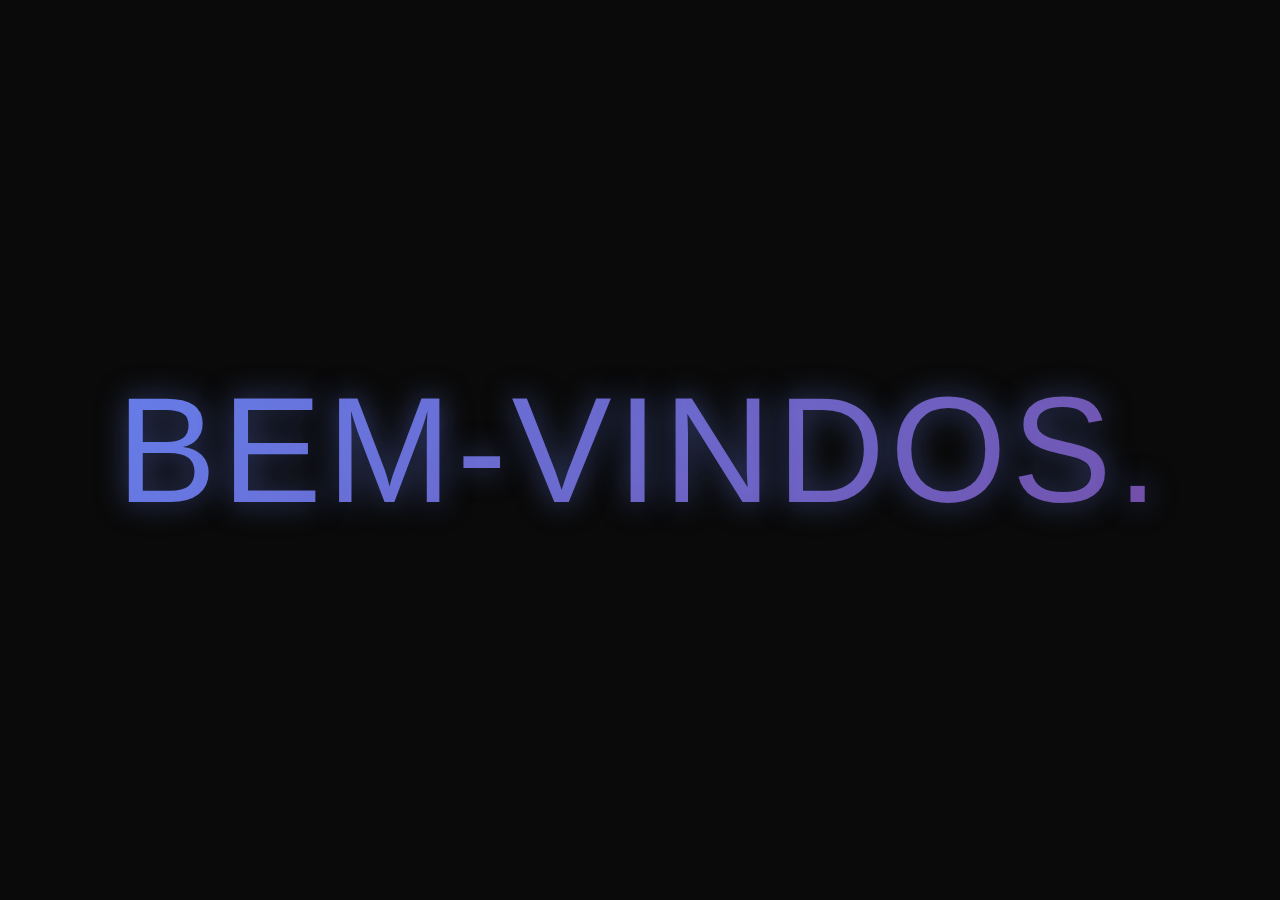
<file: index.html>
<!DOCTYPE html>
<html lang="en">

<head>
    <meta charset="UTF-8">
    <meta name="viewport" content="width=device-width, initial-scale=1.0">
    <title>Document</title>
    <link rel="stylesheet" href="styles.css">
    <link href="https://fonts.cdnfonts.com/css/dock11" rel="stylesheet">
</head>

<body>
    <div class="outer-wrapper">
        <div class="wrapper">
            <div class="slide one">
                <div class="background-text">BEM-VINDOS.</div>
            </div>
            <div class="slide two">
                <div class="card rgb" data-tilt data-tilt-scale="1.1" data-tilt-speed="3000" data-tilt-glare
                    data-tilt-max-glare="0.5">
                    <div class="card-image1"></div>
                    <div class="card-text">
                        <span class="date">Gratuito</span>
                        <h2>Guia Interativo de Responsividade</h2>
                        <p>Aprenda a criar sites responsivos com exemplos práticos e código real.</p>
                    </div>
                    <div class="card-button">
                        <a href="guia1.html" target="_blank" rel="noopener"><button>Ver mais</button></a>
                    </div>
                </div>
                <div class="card rgb" data-tilt data-tilt-scale="1.1" data-tilt-speed="3000" data-tilt-glare
                    data-tilt-max-glare="0.5">
                    <div class="card-image2"></div>
                    <div class="card-text">
                        <span class="date">Gratuito</span>
                        <h2>Guia Interativo de Animações CSS</h2>
                        <p>Aprenda a animar elementos com CSS de forma prática e visual.</p>
                    </div>
                    <div class="card-button">
                        <a href="guia2.html" target="_blank" rel="noopener"><button>Ver mais</button></a>
                    </div>
                </div>
                <div class="card rgb" data-tilt data-tilt-scale="1.1" data-tilt-speed="3000" data-tilt-glare
                    data-tilt-max-glare="0.5">
                    <div class="card-image3"></div>
                    <div class="card-text">
                        <span class="date">Gratuito</span>
                        <h2>Guia Interativo de Flexbox e Grid</h2>
                        <p>Domine layouts modernos com visualizadores interativos e controles em tempo real.</p>
                    </div>
                    <div class="card-button">
                        <a href="guia3.html" target="_blank" rel="noopener"><button>Ver mais</button></a>
                    </div>
                </div>
            </div>
            <div class="slide three">
                <div class="card rgb wide-card" data-tilt data-tilt-scale="1.1" data-tilt-speed="3000" data-tilt-glare
                    data-tilt-max-glare="0.5">
                    <div class="card-text">
                        <span class="date">Contato</span>
                        <h2>Envie uma mensagem</h2>
                        <form class="contact-form" id="contactForm">
                            <input type="text" name="name" placeholder="Seu nome" required>
                            <input type="email" name="email" placeholder="Seu email" required>
                            <textarea name="message" placeholder="Sua mensagem" rows="3" required></textarea>
                            <button type="submit">Enviar</button>
                        </form>
                        <div id="formStatus"></div>
                    </div>
                </div>
            </div>
            <script>
                document.getElementById('contactForm').addEventListener('submit', function (e) {
                    e.preventDefault();
                    // You need a backend to send emails. Example using Formspree:
                    fetch('https://formspree.io/f/xwpnqwap', {
                        method: 'POST',
                        headers: { 'Accept': 'application/json' },
                        body: new FormData(this)
                    })
                        .then(response => {
                            if (response.ok) {
                                document.getElementById('formStatus').textContent = 'Mensagem enviada com sucesso!';
                                this.reset();
                            } else {
                                document.getElementById('formStatus').textContent = 'Erro ao enviar. Tente novamente.';
                            }
                        })
                        .catch(() => {
                            document.getElementById('formStatus').textContent = 'Erro ao enviar. Tente novamente.';
                        });
                });
            </script>
</body>

<script src="vanilla-tilt.min.js"></script>
<script type="module" src="app.js"></script>

</html>
</file>
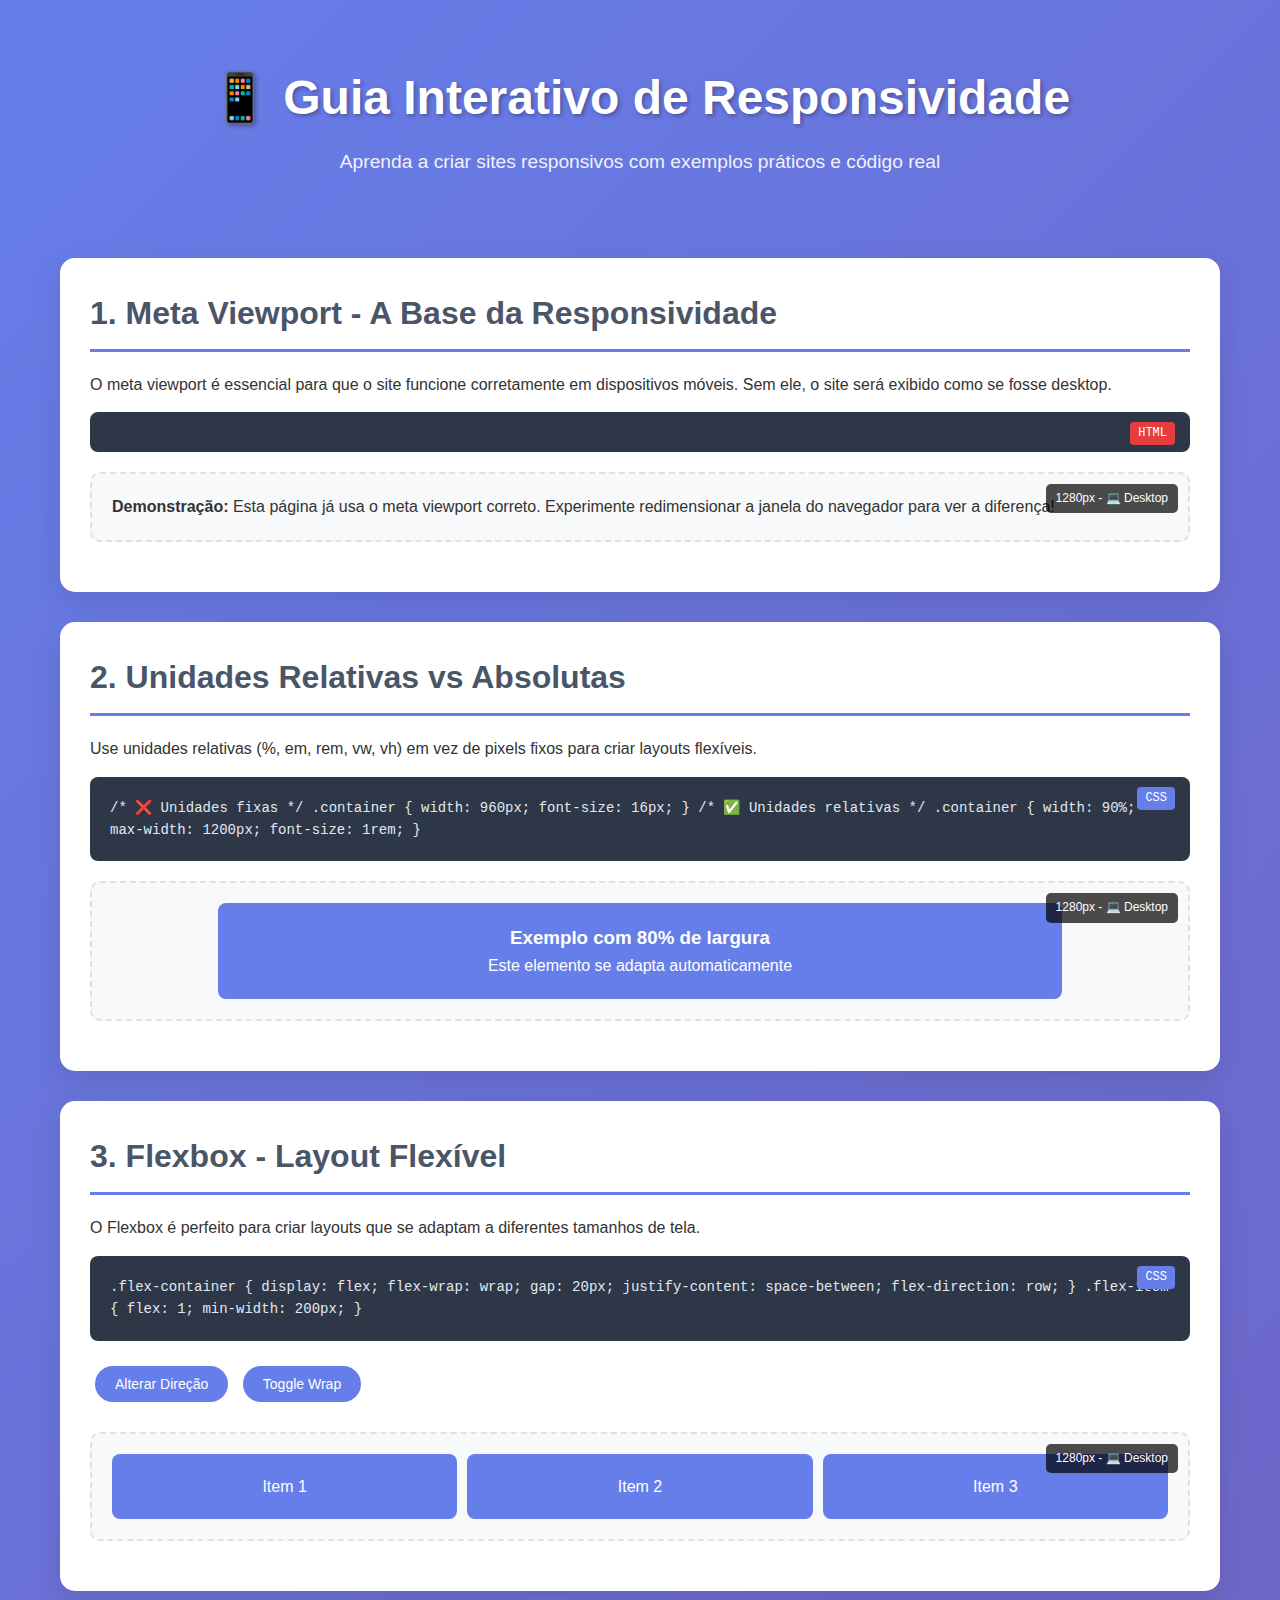
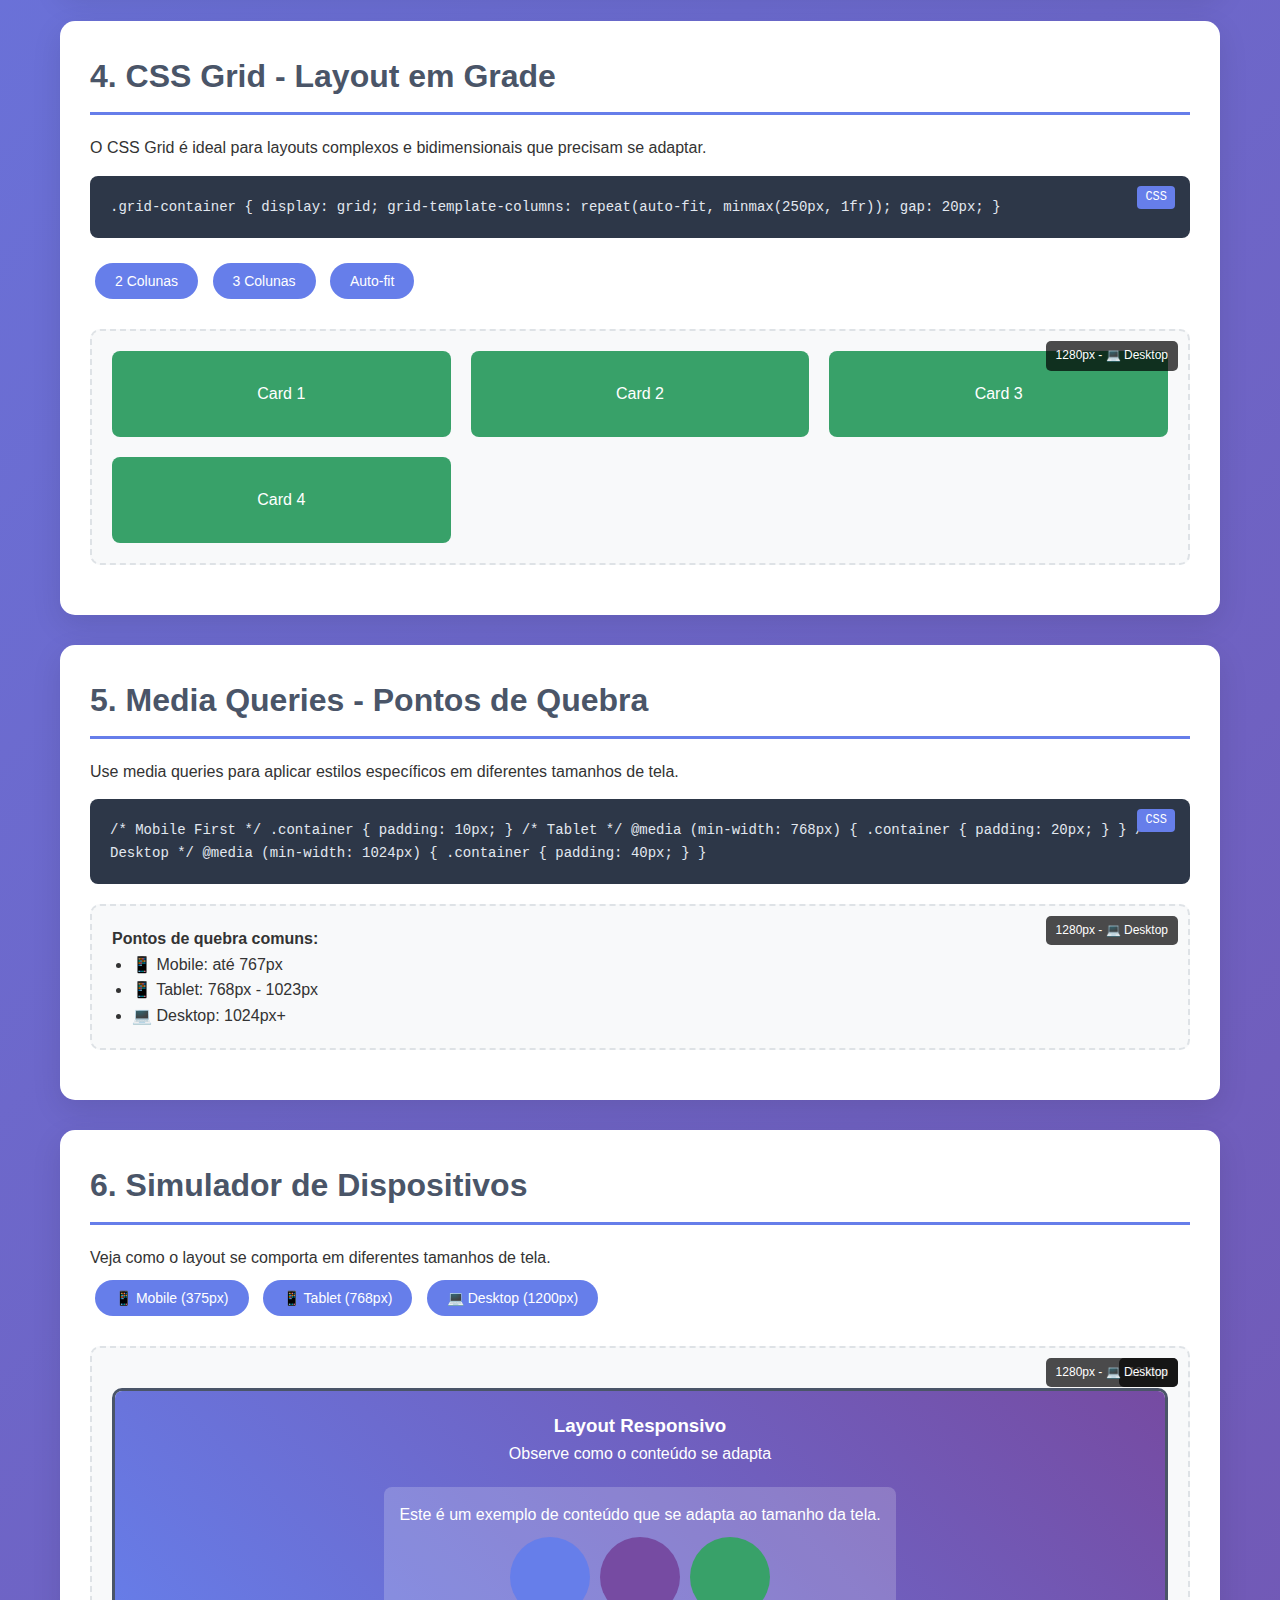
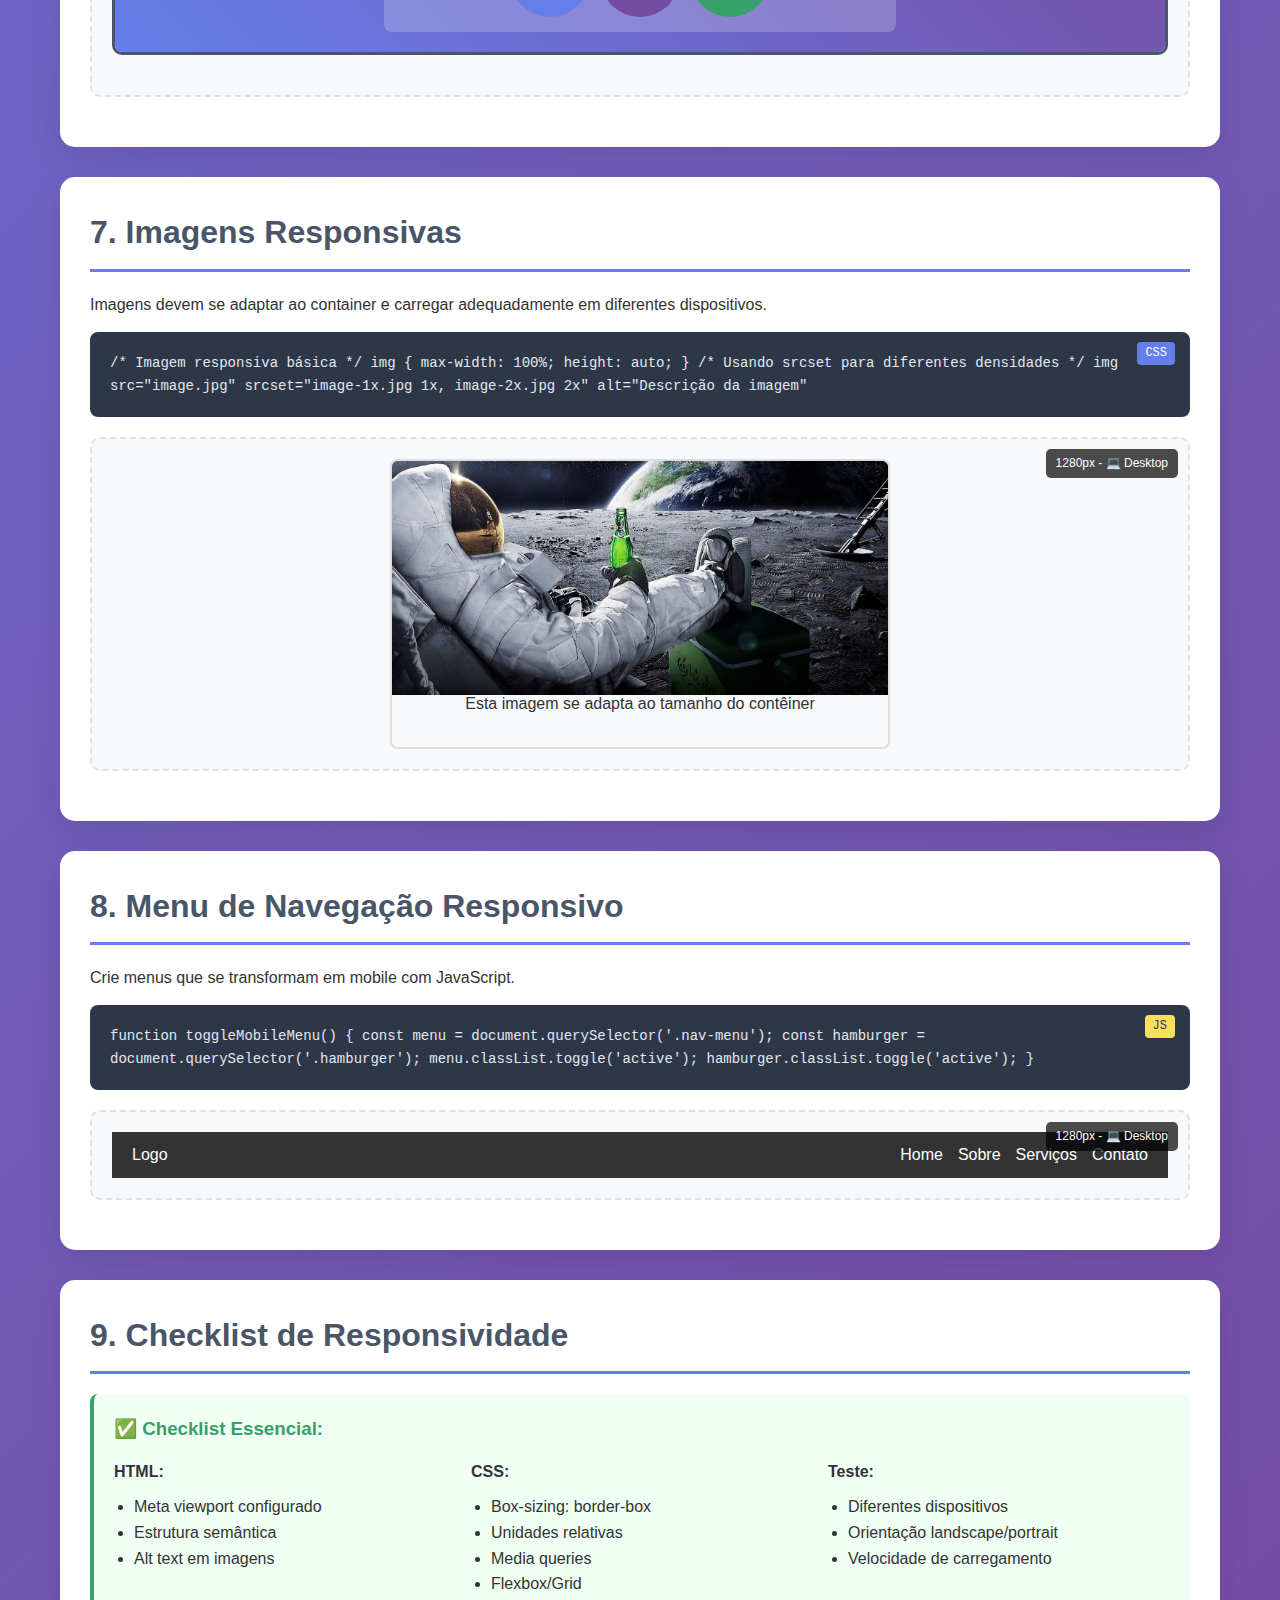
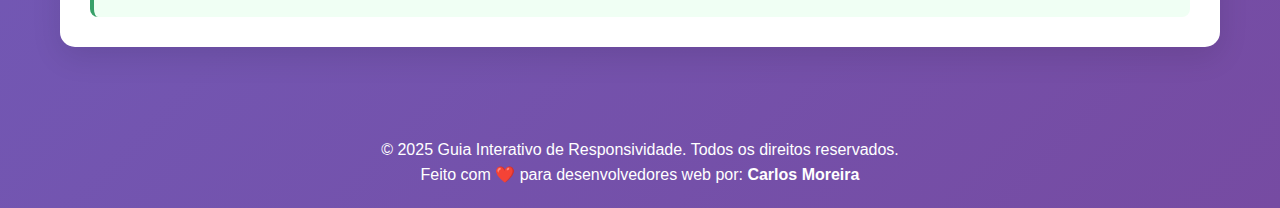
<file: guia1.html>
<!DOCTYPE html>
<html lang="pt">

<head>
    <meta charset="UTF-8">
    <meta name="viewport" content="width=device-width, initial-scale=1.0">
    <title>Guia Interativo de Responsividade</title>
    <style>
        * {
            margin: 0;
            padding: 0;
            box-sizing: border-box;
        }

        body {
            font-family: 'Segoe UI', Tahoma, Geneva, Verdana, sans-serif;
            line-height: 1.6;
            color: #333;
            background: linear-gradient(135deg, #667eea 0%, #764ba2 100%);
            min-height: 100vh;
        }

        .container {
            max-width: 1200px;
            margin: 0 auto;
            padding: 20px;
        }

        header {
            text-align: center;
            color: white;
            margin-bottom: 40px;
            padding: 40px 0;
        }

        header h1 {
            font-size: 3rem;
            margin-bottom: 10px;
            text-shadow: 2px 2px 4px rgba(0, 0, 0, 0.3);
        }

        header p {
            font-size: 1.2rem;
            opacity: 0.9;
        }

        .guide-section {
            background: white;
            border-radius: 15px;
            padding: 30px;
            margin-bottom: 30px;
            box-shadow: 0 10px 30px rgba(0, 0, 0, 0.1);
            transition: transform 0.3s ease;
        }

        .guide-section:hover {
            transform: translateY(-5px);
        }

        .section-title {
            color: #4a5568;
            font-size: 2rem;
            margin-bottom: 20px;
            border-bottom: 3px solid #667eea;
            padding-bottom: 10px;
        }

        .demo-area {
            background: #f8f9fa;
            border: 2px dashed #dee2e6;
            border-radius: 10px;
            padding: 20px;
            margin: 20px 0;
            position: relative;
        }

        .code-block {
            background: #2d3748;
            color: #e2e8f0;
            padding: 20px;
            border-radius: 8px;
            margin: 15px 0;
            font-family: 'Courier New', monospace;
            font-size: 14px;
            overflow-x: auto;
            position: relative;
        }

        .code-block::before {
            content: 'CSS';
            position: absolute;
            top: 10px;
            right: 15px;
            background: #667eea;
            color: white;
            padding: 2px 8px;
            border-radius: 4px;
            font-size: 12px;
        }

        .code-block.html::before {
            content: 'HTML';
            background: #e53e3e;
        }

        .code-block.js::before {
            content: 'JS';
            background: #f6e05e;
            color: #2d3748;
        }

        .toggle-btn {
            background: #667eea;
            color: white;
            border: none;
            padding: 10px 20px;
            border-radius: 25px;
            cursor: pointer;
            font-size: 14px;
            margin: 10px 5px;
            transition: all 0.3s ease;
        }

        .toggle-btn:hover {
            background: #5a67d8;
            transform: translateY(-2px);
        }

        .toggle-btn.active {
            background: #38a169;
            box-shadow: 0 4px 15px rgba(56, 161, 105, 0.4);
        }

        /* Demonstrações específicas */
        .flex-demo {
            display: flex;
            gap: 10px;
            flex-wrap: wrap;
            justify-content: space-between;
        }

        .flex-item {
            background: #667eea;
            color: white;
            padding: 20px;
            border-radius: 8px;
            flex: 1;
            min-width: 200px;
            text-align: center;
            transition: all 0.3s ease;
        }

        .flex-item:hover {
            transform: scale(1.05);
            background: #5a67d8;
        }

        .grid-demo {
            display: grid;
            grid-template-columns: repeat(auto-fit, minmax(250px, 1fr));
            gap: 20px;
        }

        .grid-item {
            background: #38a169;
            color: white;
            padding: 30px;
            border-radius: 8px;
            text-align: center;
            transition: all 0.3s ease;
        }

        .grid-item:hover {
            transform: translateY(-5px);
            box-shadow: 0 10px 25px rgba(56, 161, 105, 0.3);
        }

        .viewport-simulator {
            border: 3px solid #4a5568;
            border-radius: 10px;
            background: white;
            margin: 20px 0;
            transition: all 0.5s ease;
            overflow: hidden;
        }

        .simulator-content {
            padding: 20px;
            background: linear-gradient(45deg, #667eea, #764ba2);
            color: white;
            text-align: center;
            min-height: 200px;
            display: flex;
            align-items: center;
            justify-content: center;
            flex-direction: column;
        }

        .size-indicator {
            position: absolute;
            top: 10px;
            right: 10px;
            background: rgba(0, 0, 0, 0.7);
            color: white;
            padding: 5px 10px;
            border-radius: 5px;
            font-size: 12px;
        }

        .responsive-image {
            max-width: 100%;
            height: auto;
            border-radius: 8px;
            transition: transform 0.3s ease;
        }

        .responsive-image:hover {
            transform: scale(1.02);
        }

        /* Media Queries para demonstração */
        @media (max-width: 768px) {
            header h1 {
                font-size: 2rem;
            }

            .container {
                padding: 10px;
            }

            .guide-section {
                padding: 20px;
            }

            .flex-item {
                min-width: 100%;
            }
        }

        @media (max-width: 480px) {
            header h1 {
                font-size: 1.5rem;
            }

            .section-title {
                font-size: 1.5rem;
            }

            .code-block {
                font-size: 12px;
                padding: 15px;
            }
        }

        /* Animações */
        @keyframes slideIn {
            from {
                opacity: 0;
                transform: translateY(30px);
            }

            to {
                opacity: 1;
                transform: translateY(0);
            }
        }

        .guide-section {
            animation: slideIn 0.6s ease-out;
        }

        /* Utilities */
        .text-center {
            text-align: center;
        }

        .mb-20 {
            margin-bottom: 20px;
        }

        .hidden {
            display: none;
        }

        /* Estilos específicos para o menu responsivo */
        /* Estilo base */
        .navbar {
            display: flex;
            justify-content: space-between;
            align-items: center;
            padding: 10px 20px;
            background-color: #333;
            color: #fff;
        }

        .nav-menu {
            display: flex;
            gap: 15px;
            list-style: none;
        }

        .nav-link {
            color: white;
            text-decoration: none;
        }

        /* Botão hambúrguer */
        .hamburger {
            display: none;
            flex-direction: column;
            cursor: pointer;
        }

        .hamburger .bar {
            width: 25px;
            height: 3px;
            background-color: white;
            margin: 4px 0;
        }

        /* Estilo mobile */
        @media (max-width: 768px) {
            .nav-menu {
                display: none;
                flex-direction: column;
                position: absolute;
                top: 60px;
                right: 20px;
                background-color: #333;
                width: 200px;
                padding: 10px;
                border-radius: 5px;
            }

            .nav-menu.active {
                display: flex;
            }

            .hamburger {
                display: flex;
            }
        }
    </style>
</head>

<body>
    <div class="container">
        <header>
            <h1>📱 Guia Interativo de Responsividade</h1>
            <p>Aprenda a criar sites responsivos com exemplos práticos e código real</p>
        </header>
        <!-- Seção 1: Meta Viewport -->
        <section class="guide-section">
            <h2 class="section-title">1. Meta Viewport - A Base da Responsividade</h2>
            <p>O meta viewport é essencial para que o site funcione corretamente em dispositivos móveis. Sem ele, o site
                será exibido como se fosse desktop.</p>
            <div class="code-block html">
                <meta name="viewport" content="width=device-width, initial-scale=1.0">
            </div>
            <div class="demo-area">
                <strong>Demonstração:</strong> Esta página já usa o meta viewport correto. Experimente redimensionar a
                janela do navegador para ver a diferença!
            </div>
        </section>
        <!-- Seção 2: Unidades Relativas -->
        <section class="guide-section">
            <h2 class="section-title">2. Unidades Relativas vs Absolutas</h2>
            <p>Use unidades relativas (%, em, rem, vw, vh) em vez de pixels fixos para criar layouts flexíveis.</p>
            <div class="code-block">
                /* ❌ Unidades fixas */
                .container {
                width: 960px;
                font-size: 16px;
                }
                /* ✅ Unidades relativas */
                .container {
                width: 90%;
                max-width: 1200px;
                font-size: 1rem;
                }
            </div>
            <div class="demo-area">
                <div id="unitsDemo"
                    style="background: #667eea; color: white; padding: 20px; border-radius: 8px; width: 80%; margin: 0 auto; text-align: center;">
                    <h3>Exemplo com 80% de largura</h3>
                    <p>Este elemento se adapta automaticamente</p>
                </div>
            </div>
        </section>
        <!-- Seção 3: Flexbox -->
        <section class="guide-section">
            <h2 class="section-title">3. Flexbox - Layout Flexível</h2>
            <p>O Flexbox é perfeito para criar layouts que se adaptam a diferentes tamanhos de tela.</p>
            <div class="code-block">
                .flex-container {
                display: flex;
                flex-wrap: wrap;
                gap: 20px;
                justify-content: space-between;
                }
                .flex-item {
                flex: 1;
                min-width: 200px;
                }
            </div>
            <button class="toggle-btn" onclick="toggleFlexDirection()">Alterar Direção</button>
            <button class="toggle-btn" onclick="toggleFlexWrap()">Toggle Wrap</button>
            <div class="demo-area">
                <div id="flexDemo" class="flex-demo">
                    <div class="flex-item">Item 1</div>
                    <div class="flex-item">Item 2</div>
                    <div class="flex-item">Item 3</div>
                </div>
            </div>
        </section>
        <!-- Seção 4: CSS Grid -->
        <section class="guide-section">
            <h2 class="section-title">4. CSS Grid - Layout em Grade</h2>
            <p>O CSS Grid é ideal para layouts complexos e bidimensionais que precisam se adaptar.</p>
            <div class="code-block">
                .grid-container {
                display: grid;
                grid-template-columns: repeat(auto-fit, minmax(250px, 1fr));
                gap: 20px;
                }
            </div>
            <button class="toggle-btn" onclick="changeGridColumns(2)">2 Colunas</button>
            <button class="toggle-btn" onclick="changeGridColumns(3)">3 Colunas</button>
            <button class="toggle-btn" onclick="changeGridColumns('auto')">Auto-fit</button>
            <div class="demo-area">
                <div id="gridDemo" class="grid-demo">
                    <div class="grid-item">Card 1</div>
                    <div class="grid-item">Card 2</div>
                    <div class="grid-item">Card 3</div>
                    <div class="grid-item">Card 4</div>
                </div>
            </div>
        </section>
        <!-- Seção 5: Media Queries -->
        <section class="guide-section">
            <h2 class="section-title">5. Media Queries - Pontos de Quebra</h2>
            <p>Use media queries para aplicar estilos específicos em diferentes tamanhos de tela.</p>
            <div class="code-block">
                /* Mobile First */
                .container {
                padding: 10px;
                }
                /* Tablet */
                @media (min-width: 768px) {
                .container {
                padding: 20px;
                }
                }
                /* Desktop */
                @media (min-width: 1024px) {
                .container {
                padding: 40px;
                }
                }
            </div>
            <div class="demo-area">
                <p><strong>Pontos de quebra comuns:</strong></p>
                <ul style="margin-left: 20px;">
                    <li>📱 Mobile: até 767px</li>
                    <li>📱 Tablet: 768px - 1023px</li>
                    <li>💻 Desktop: 1024px+</li>
                </ul>
            </div>
        </section>
        <!-- Seção 6: Simulador de Viewport -->
        <section class="guide-section">
            <h2 class="section-title">6. Simulador de Dispositivos</h2>
            <p>Veja como o layout se comporta em diferentes tamanhos de tela.</p>
            <button class="toggle-btn" onclick="simulateDevice('mobile')">📱 Mobile (375px)</button>
            <button class="toggle-btn" onclick="simulateDevice('tablet')">📱 Tablet (768px)</button>
            <button class="toggle-btn" onclick="simulateDevice('desktop')">💻 Desktop (1200px)</button>
            <div class="demo-area">
                <div id="viewportSimulator" class="viewport-simulator" style="width: 100%;">
                    <div class="size-indicator" id="sizeIndicator">1200px</div>
                    <div class="simulator-content">
                        <h3>Layout Responsivo</h3>
                        <p>Observe como o conteúdo se adapta</p>
                        <div
                            style="margin-top: 20px; background: rgba(255,255,255,0.2); padding: 15px; border-radius: 8px;">
                            <p>Este é um exemplo de conteúdo que se adapta ao tamanho da tela.</p>
                            <div style="display: flex; justify-content: center; gap: 10px; margin-top: 10px;">
                                <div style="width: 80px; height: 80px; background: #667eea; border-radius: 50%;"></div>
                                <div style="width: 80px; height: 80px; background: #764ba2; border-radius: 50%;"></div>
                                <div style="width: 80px; height: 80px; background: #38a169; border-radius: 50%;"></div>
                            </div>
                        </div>
                    </div>
                </div>
            </div>
        </section>
        <!-- Seção 7: Imagens Responsivas -->
        <section class="guide-section">
            <h2 class="section-title">7. Imagens Responsivas</h2>
            <p>Imagens devem se adaptar ao container e carregar adequadamente em diferentes dispositivos.</p>
            <div class="code-block">
                /* Imagem responsiva básica */
                img {
                max-width: 100%;
                height: auto;
                }
                /* Usando srcset para diferentes densidades */
                img src="image.jpg" srcset="image-1x.jpg 1x, image-2x.jpg 2x" alt="Descrição da imagem"
            </div>
            <div class="demo-area">
                <div
                    style="width: 100%; max-width: 500px; margin: 0 auto; border: 2px solid #ddd; border-radius: 8px; overflow: hidden;">
                    <div
                        style="width: 100%; height: 200px; background: linear-gradient(45deg, #667eea, #764ba2); display: flex; align-items: center; justify-content: center; color: white; font-weight: bold; font-size: 1.2rem;">
                        <img src="image.jpg" srcset="image-1x.jpg 1x, image-2x.jpg 2x" alt="Descrição da imagem" style="max-width: 100%;
                height: auto; padding-bottom: 10px;">
                    </div>
                    <div style="padding: 30px; background: #f8f9fa;">
                        <p style="margin: 0; text-align: center;">Esta imagem se adapta ao tamanho do contêiner</p>
                    </div>
                </div>
            </div>
        </section>
        <!-- Seção 8: Navegação Responsiva -->
        <section class="guide-section">
            <h2 class="section-title">8. Menu de Navegação Responsivo</h2>
            <p>Crie menus que se transformam em mobile com JavaScript.</p>
            <div class="code-block js">
                function toggleMobileMenu() {
                const menu = document.querySelector('.nav-menu');
                const hamburger = document.querySelector('.hamburger');
                menu.classList.toggle('active');
                hamburger.classList.toggle('active');
                }
            </div>
            <div class="demo-area">
                <nav class="navbar">
                    <div class="nav-brand">Logo</div>
                    <ul class="nav-menu">
                        <li class="nav-item">
                            <a href="#" class="nav-link">Home</a>
                        </li>
                        <li class="nav-item">
                            <a href="#" class="nav-link">Sobre</a>
                        </li>
                        <li class="nav-item">
                            <a href="#" class="nav-link">Serviços</a>
                        </li>
                        <li class="nav-item">
                            <a href="#" class="nav-link">Contato</a>
                        </li>
                    </ul>
                    <div class="hamburger" onclick="toggleMobileMenu()">
                        <span class="bar"></span>
                        <span class="bar"></span>
                        <span class="bar"></span>
                    </div>
                </nav>
            </div>
        </section>
        <!-- Seção 9: Dicas Finais -->
        <section class="guide-section">
            <h2 class="section-title">9. Checklist de Responsividade</h2>
            <div style="background: #f0fff4; border-left: 4px solid #38a169; padding: 20px; border-radius: 8px;">
                <h3 style="color: #38a169; margin-bottom: 15px;">✅ Checklist Essencial:</h3>
                <div style="display: grid; grid-template-columns: repeat(auto-fit, minmax(250px, 1fr)); gap: 15px;">
                    <div>
                        <strong>HTML:</strong>
                        <ul style="margin-left: 20px; margin-top: 10px;">
                            <li>Meta viewport configurado</li>
                            <li>Estrutura semântica</li>
                            <li>Alt text em imagens</li>
                        </ul>
                    </div>
                    <div>
                        <strong>CSS:</strong>
                        <ul style="margin-left: 20px; margin-top: 10px;">
                            <li>Box-sizing: border-box</li>
                            <li>Unidades relativas</li>
                            <li>Media queries</li>
                            <li>Flexbox/Grid</li>
                        </ul>
                    </div>
                    <div>
                        <strong>Teste:</strong>
                        <ul style="margin-left: 20px; margin-top: 10px;">
                            <li>Diferentes dispositivos</li>
                            <li>Orientação landscape/portrait</li>
                            <li>Velocidade de carregamento</li>
                        </ul>
                    </div>
                </div>
            </div>
        </section>
    </div>
    <footer>
        <div class="container text-center">
            <p style="color: white; margin-top: 20px;">© 2025 Guia Interativo de Responsividade. Todos os direitos
                reservados.</p>
            <p style="color: white;">Feito com ❤️ para desenvolvedores web por: <b>Carlos Moreira</b></p>
        </div>
    </footer>
    <script>
        // Flexbox controls
        function toggleFlexDirection() {
            const flexDemo = document.getElementById('flexDemo');
            const currentDirection = flexDemo.style.flexDirection;
            flexDemo.style.flexDirection = currentDirection === 'column' ? 'row' : 'column';
        }
        function toggleFlexWrap() {
            const flexDemo = document.getElementById('flexDemo');
            const currentWrap = flexDemo.style.flexWrap;
            flexDemo.style.flexWrap = currentWrap === 'nowrap' ? 'wrap' : 'nowrap';
        }
        // Grid controls
        function changeGridColumns(columns) {
            const gridDemo = document.getElementById('gridDemo');
            if (columns === 'auto') {
                gridDemo.style.gridTemplateColumns = 'repeat(auto-fit, minmax(250px, 1fr))';
            } else {
                gridDemo.style.gridTemplateColumns = `repeat(${columns}, 1fr)`;
            }
        }
        // Viewport simulator
        function simulateDevice(device) {
            const simulator = document.getElementById('viewportSimulator');
            const indicator = document.getElementById('sizeIndicator');
            switch (device) {
                case 'mobile':
                    simulator.style.width = '375px';
                    simulator.style.margin = '0 auto';
                    indicator.textContent = '375px (Mobile)';
                    break;
                case 'tablet':
                    simulator.style.width = '768px';
                    simulator.style.margin = '0 auto';
                    indicator.textContent = '768px (Tablet)';
                    break;
                case 'desktop':
                    simulator.style.width = '100%';
                    simulator.style.margin = '0';
                    indicator.textContent = '1200px (Desktop)';
                    break;
            }
        }
        // Mobile menu demo
        function toggleMobileMenu() {
            const menu = document.querySelector('.nav-menu');
            const hamburger = document.querySelector('.hamburger');
            menu.classList.toggle('active');
            hamburger.classList.toggle('active');
        }
        // Add smooth scrolling to buttons
        document.querySelectorAll('.toggle-btn').forEach(btn => {
            btn.addEventListener('click', function () {
                this.classList.add('active');
                setTimeout(() => {
                    this.classList.remove('active');
                }, 300);
            });
        });
        // Real-time window size indicator
        function updateWindowSize() {
            const width = window.innerWidth;
            let deviceType = '';
            if (width <= 767) {
                deviceType = '📱 Mobile';
            } else if (width <= 1023) {
                deviceType = '📱 Tablet';
            } else {
                deviceType = '💻 Desktop';
            }
            // Update all size indicators
            document.querySelectorAll('.size-indicator').forEach(indicator => {
                if (indicator.id !== 'sizeIndicator') {
                    indicator.textContent = `${width}px - ${deviceType}`;
                }
            });
        }
        // Add size indicators to demo areas
        document.querySelectorAll('.demo-area').forEach(area => {
            const indicator = document.createElement('div');
            indicator.className = 'size-indicator';
            indicator.style.position = 'absolute';
            indicator.style.top = '10px';
            indicator.style.right = '10px';
            indicator.style.background = 'rgba(0,0,0,0.7)';
            indicator.style.color = 'white';
            indicator.style.padding = '5px 10px';
            indicator.style.borderRadius = '5px';
            indicator.style.fontSize = '12px';
            indicator.style.zIndex = '10';
            area.style.position = 'relative';
            area.appendChild(indicator);
        });
        // Update on load and resize
        window.addEventListener('load', updateWindowSize);
        window.addEventListener('resize', updateWindowSize);
        // Add interactive hover effects
        document.querySelectorAll('.guide-section').forEach((section, index) => {
            section.style.animationDelay = `${index * 0.1}s`;
        });
        // Atualiza os blocos de código para mostrar o código real usado nas demos
        function updateCodeBlocks() {
            // Flexbox
            const flexDemo = document.getElementById('flexDemo');
            const flexCodeBlock = flexDemo.parentElement.parentElement.querySelector('.code-block');
            const flexDirection = flexDemo.style.flexDirection || 'row';
            const flexWrap = flexDemo.style.flexWrap || 'wrap';
            flexCodeBlock.textContent =
                `.flex-container {\n  display: flex;\n  flex-wrap: ${flexWrap};\n  gap: 20px;\n  justify-content: space-between;\n  flex-direction: ${flexDirection};\n}\n.flex-item {\n  flex: 1;\n  min-width: 200px;\n}`;

            // Grid
            const gridDemo = document.getElementById('gridDemo');
            const gridCodeBlock = gridDemo.parentElement.parentElement.querySelector('.code-block');
            const gridTemplateColumns = gridDemo.style.gridTemplateColumns || 'repeat(auto-fit, minmax(250px, 1fr))';
            gridCodeBlock.textContent =
                `.grid-container {\n  display: grid;\n  grid-template-columns: ${gridTemplateColumns};\n  gap: 20px;\n}`;

            // Viewport Simulator
            const simulator = document.getElementById('viewportSimulator');
            const viewportSection = simulator.parentElement.parentElement;
            const viewportCodeBlock = viewportSection.querySelector('.code-block');
            let width = simulator.style.width || '100%';
            viewportCodeBlock.textContent =
                `#viewportSimulator {\n  width: ${width};\n  border: 3px solid #4a5568;\n  border-radius: 10px;\n  background: white;\n}`;

            // Imagem Responsiva
            const imgDemo = viewportSection.nextElementSibling.querySelector('img');
            const imgCodeBlock = viewportSection.nextElementSibling.querySelector('.code-block');
            imgCodeBlock.textContent =
                `img {\n  max-width: 100%;\n  height: auto;\n}\n<img src="${imgDemo.getAttribute('src')}" srcset="${imgDemo.getAttribute('srcset')}" alt="${imgDemo.getAttribute('alt')}">`;
        }

        // Atualiza os blocos de código ao interagir
        document.querySelectorAll('.toggle-btn').forEach(btn => {
            btn.addEventListener('click', updateCodeBlocks);
        });

        // Atualiza ao carregar
        window.addEventListener('load', updateCodeBlocks);
    </script>
</body>

</html>
</file>
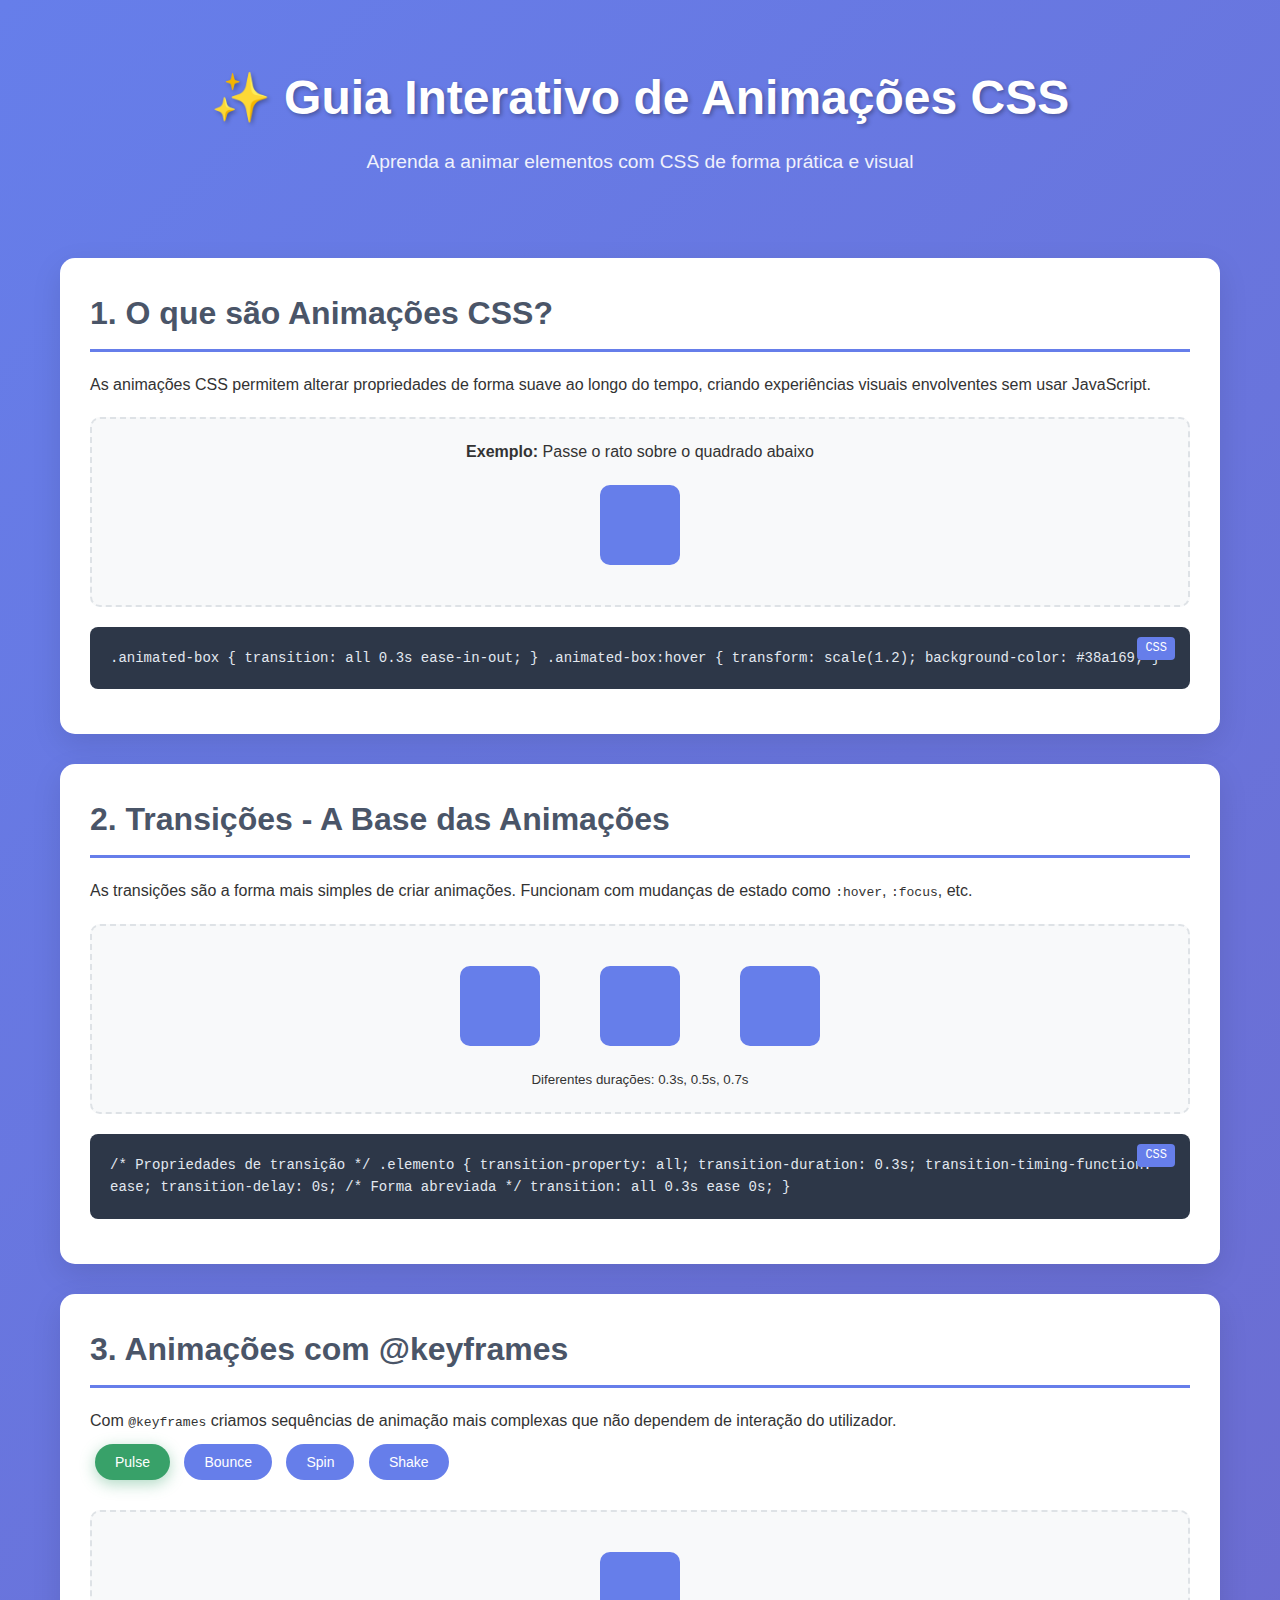
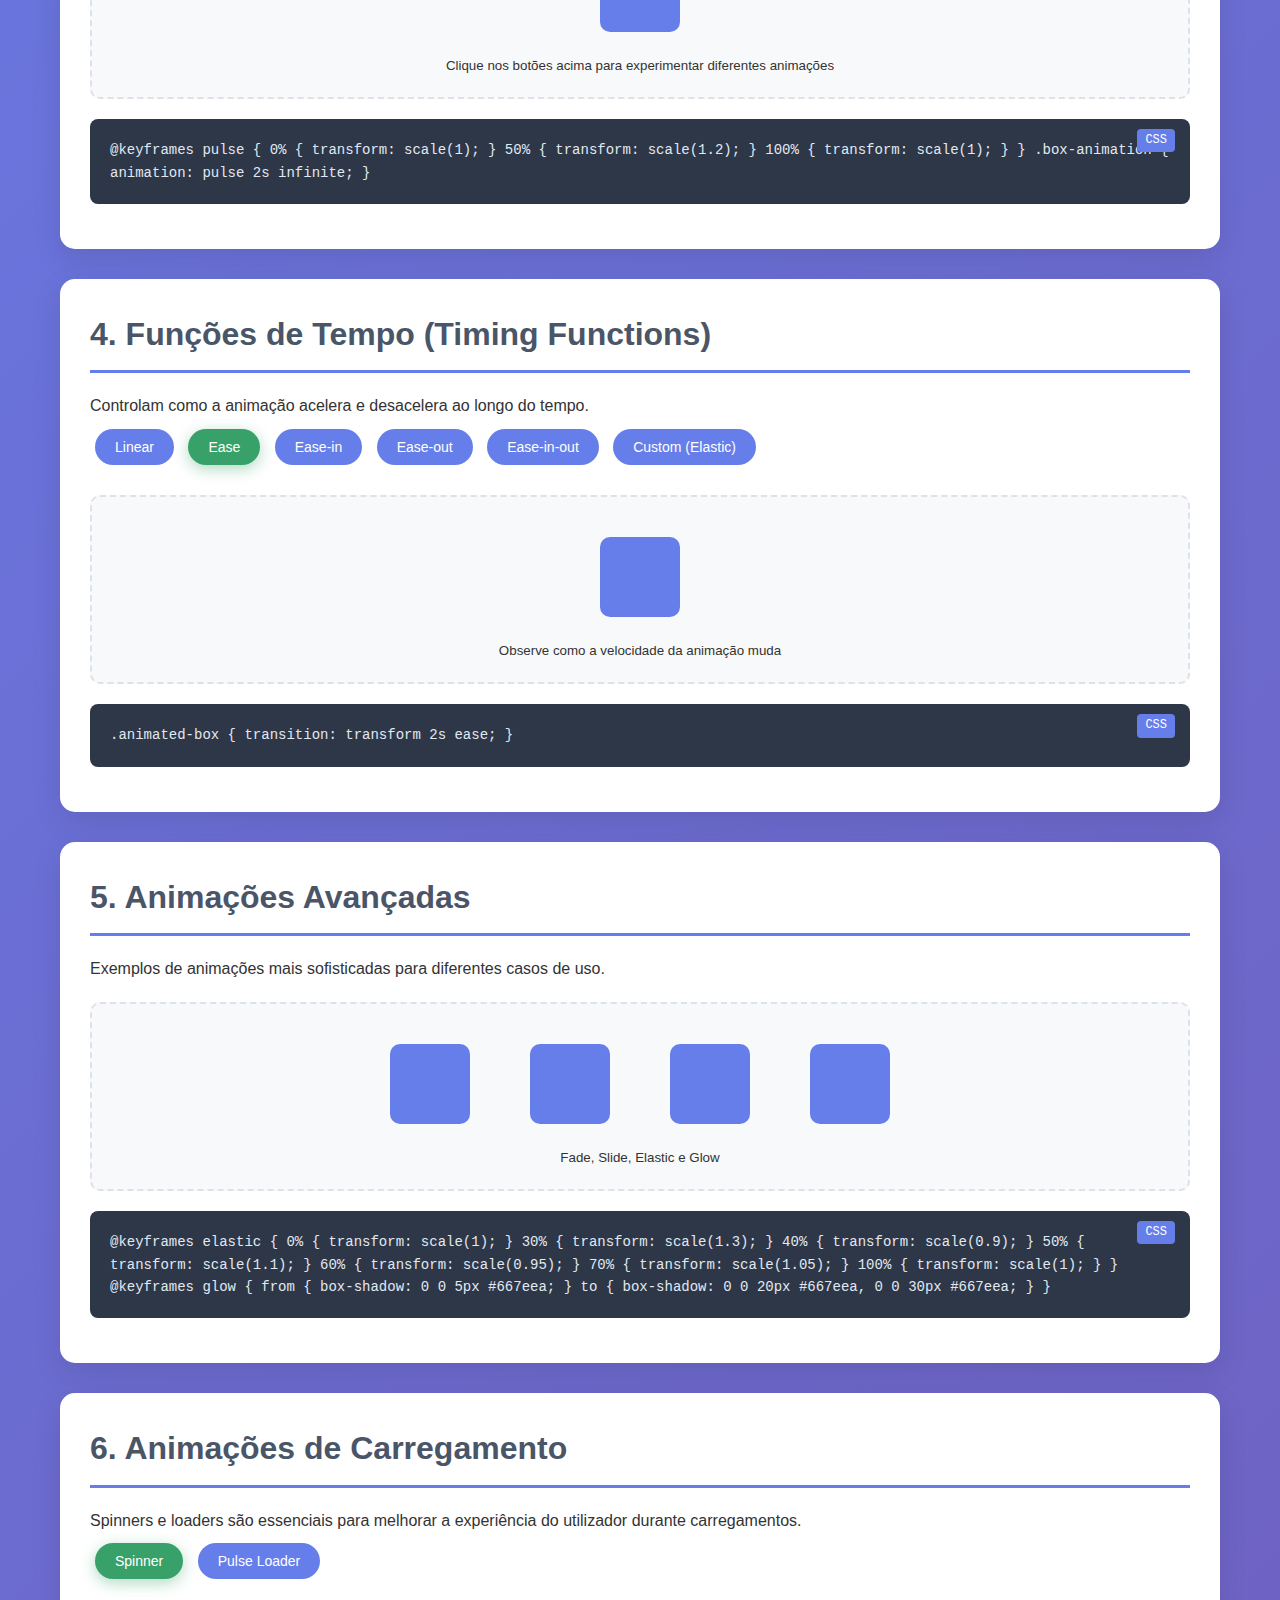
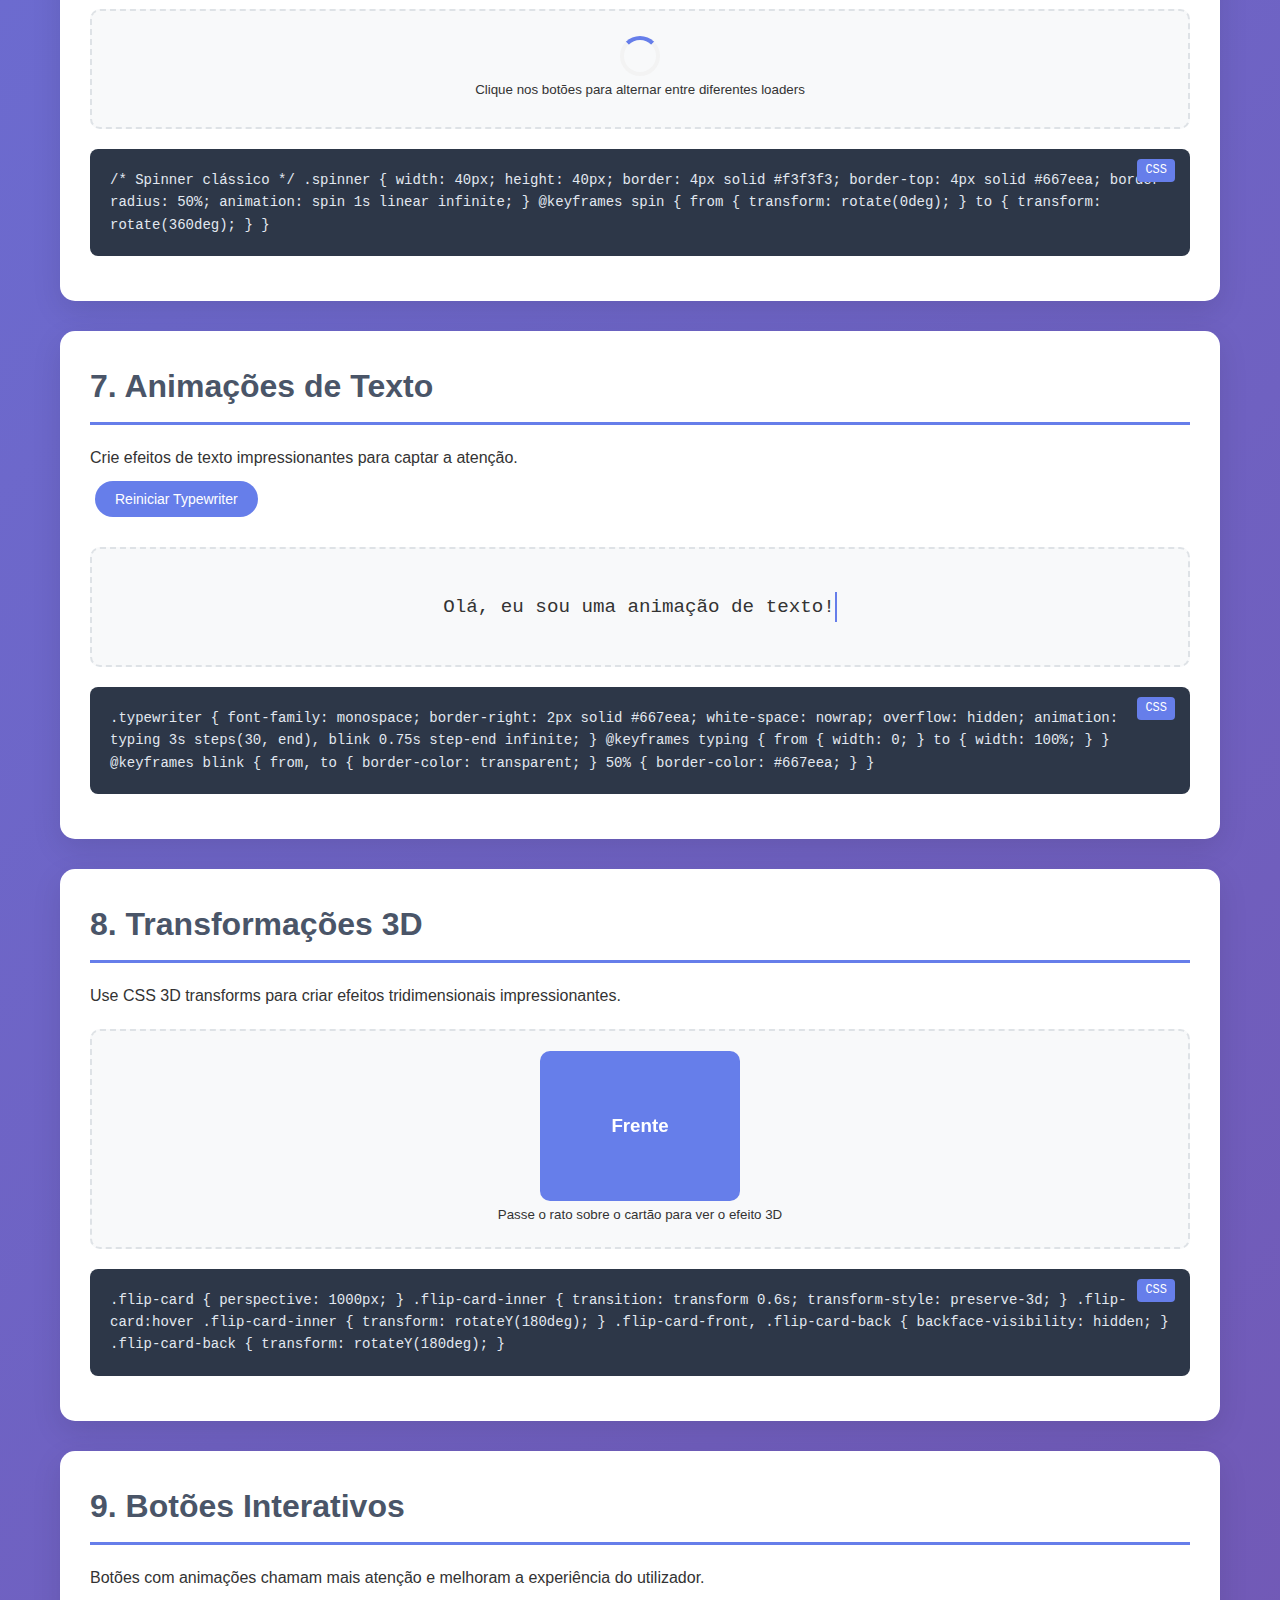
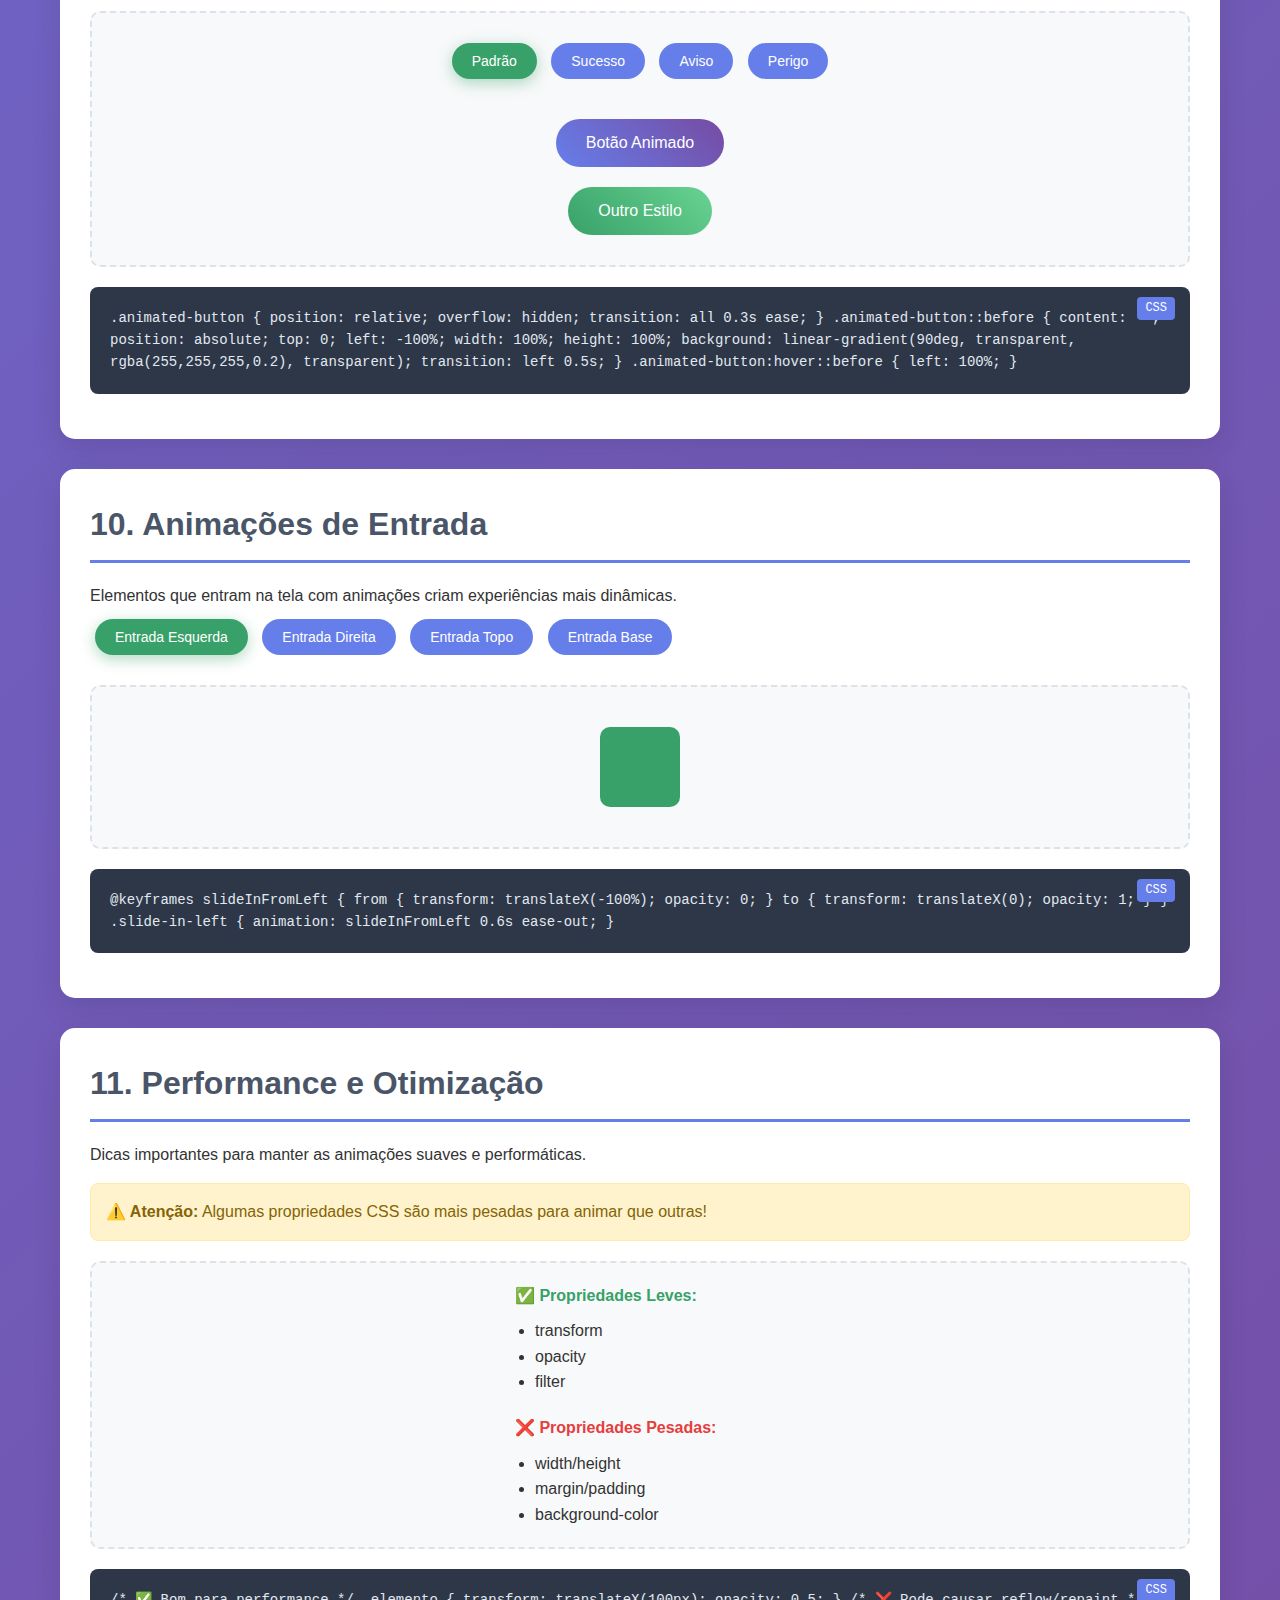
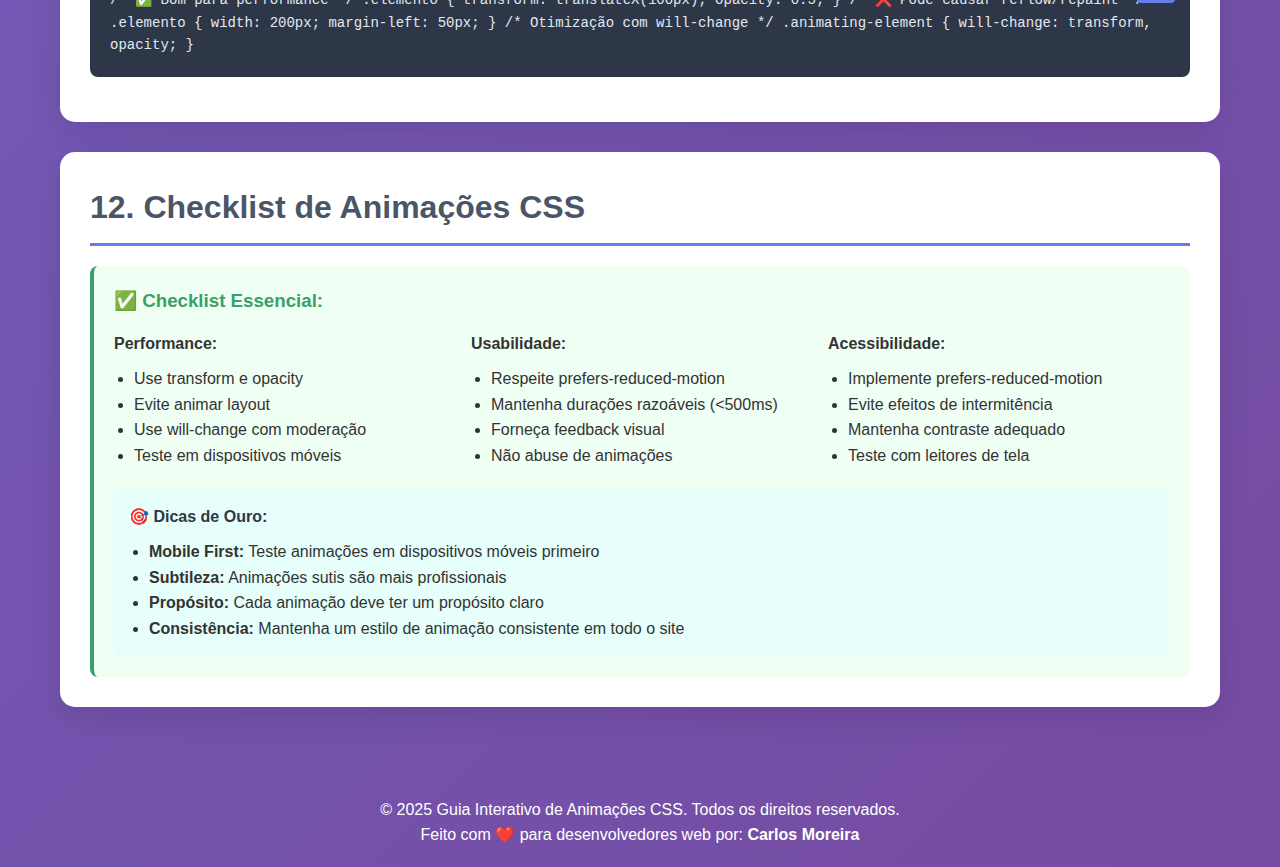
<file: guia2.html>
<!DOCTYPE html>
<html lang="pt">

<head>
    <meta charset="UTF-8">
    <meta name="viewport" content="width=device-width, initial-scale=1.0">
    <title>Guia Interativo de Animações CSS</title>
    <style>
        * {
            margin: 0;
            padding: 0;
            box-sizing: border-box;
        }

        body {
            font-family: 'Segoe UI', Tahoma, Geneva, Verdana, sans-serif;
            line-height: 1.6;
            color: #333;
            background: linear-gradient(135deg, #667eea 0%, #764ba2 100%);
            min-height: 100vh;
        }

        .container {
            max-width: 1200px;
            margin: 0 auto;
            padding: 20px;
        }

        header {
            text-align: center;
            color: white;
            margin-bottom: 40px;
            padding: 40px 0;
        }

        header h1 {
            font-size: 3rem;
            margin-bottom: 10px;
            text-shadow: 2px 2px 4px rgba(0, 0, 0, 0.3);
            animation: titleGlow 3s ease-in-out infinite alternate;
        }

        header p {
            font-size: 1.2rem;
            opacity: 0.9;
        }

        .guide-section {
            background: white;
            border-radius: 15px;
            padding: 30px;
            margin-bottom: 30px;
            box-shadow: 0 10px 30px rgba(0, 0, 0, 0.1);
            transition: transform 0.3s ease;
            animation: slideIn 0.6s ease-out;
        }

        .guide-section:hover {
            transform: translateY(-5px);
        }

        .section-title {
            color: #4a5568;
            font-size: 2rem;
            margin-bottom: 20px;
            border-bottom: 3px solid #667eea;
            padding-bottom: 10px;
        }

        .demo-area {
            background: #f8f9fa;
            border: 2px dashed #dee2e6;
            border-radius: 10px;
            padding: 20px;
            margin: 20px 0;
            position: relative;
            min-height: 120px;
            display: flex;
            align-items: center;
            justify-content: center;
            flex-direction: column;
        }

        .code-block {
            background: #2d3748;
            color: #e2e8f0;
            padding: 20px;
            border-radius: 8px;
            margin: 15px 0;
            font-family: 'Courier New', monospace;
            font-size: 14px;
            overflow-x: auto;
            position: relative;
        }

        .code-block::before {
            content: 'CSS';
            position: absolute;
            top: 10px;
            right: 15px;
            background: #667eea;
            color: white;
            padding: 2px 8px;
            border-radius: 4px;
            font-size: 12px;
        }

        .toggle-btn {
            background: #667eea;
            color: white;
            border: none;
            padding: 10px 20px;
            border-radius: 25px;
            cursor: pointer;
            font-size: 14px;
            margin: 10px 5px;
            transition: all 0.3s ease;
        }

        .toggle-btn:hover {
            background: #5a67d8;
            transform: translateY(-2px);
        }

        .toggle-btn.active {
            background: #38a169;
            box-shadow: 0 4px 15px rgba(56, 161, 105, 0.4);
        }

        .animated-box {
            width: 80px;
            height: 80px;
            background: #667eea;
            border-radius: 10px;
            margin: 20px;
            cursor: pointer;
            transition: all 0.3s ease;
        }

        /* Animações específicas */
        .transition-example:hover {
            background-color: #38a169;
            transform: scale(1.2);
        }

        .box-animation {
            animation: pulse 2s infinite;
        }

        .bounce-animation {
            animation: bounce 1s infinite;
        }

        .spin-animation {
            animation: spin 2s linear infinite;
        }

        .shake-animation {
            animation: shake 0.5s infinite;
        }

        .fade-animation {
            animation: fadeInOut 3s infinite;
        }

        .slide-animation {
            animation: slideLeftRight 2s infinite;
        }

        .elastic-animation {
            animation: elastic 2s infinite;
        }

        .glow-animation {
            animation: glow 2s infinite alternate;
        }

        /* Keyframes */
        @keyframes titleGlow {
            from {
                text-shadow: 2px 2px 4px rgba(0, 0, 0, 0.3);
            }

            to {
                text-shadow: 0 0 20px rgba(255, 255, 255, 0.8);
            }
        }

        @keyframes slideIn {
            from {
                opacity: 0;
                transform: translateY(30px);
            }

            to {
                opacity: 1;
                transform: translateY(0);
            }
        }

        @keyframes pulse {
            0% {
                transform: scale(1);
            }

            50% {
                transform: scale(1.2);
            }

            100% {
                transform: scale(1);
            }
        }

        @keyframes bounce {

            0%,
            20%,
            50%,
            80%,
            100% {
                transform: translateY(0);
            }

            40% {
                transform: translateY(-30px);
            }

            60% {
                transform: translateY(-15px);
            }
        }

        @keyframes spin {
            from {
                transform: rotate(0deg);
            }

            to {
                transform: rotate(360deg);
            }
        }

        @keyframes shake {

            0%,
            100% {
                transform: translateX(0);
            }

            10%,
            30%,
            50%,
            70%,
            90% {
                transform: translateX(-10px);
            }

            20%,
            40%,
            60%,
            80% {
                transform: translateX(10px);
            }
        }

        @keyframes fadeInOut {

            0%,
            100% {
                opacity: 0.3;
            }

            50% {
                opacity: 1;
            }
        }

        @keyframes slideLeftRight {

            0%,
            100% {
                transform: translateX(0);
            }

            50% {
                transform: translateX(50px);
            }
        }

        @keyframes elastic {
            0% {
                transform: scale(1);
            }

            30% {
                transform: scale(1.3);
            }

            40% {
                transform: scale(0.9);
            }

            50% {
                transform: scale(1.1);
            }

            60% {
                transform: scale(0.95);
            }

            70% {
                transform: scale(1.05);
            }

            100% {
                transform: scale(1);
            }
        }

        @keyframes glow {
            from {
                box-shadow: 0 0 5px #667eea;
            }

            to {
                box-shadow: 0 0 20px #667eea, 0 0 30px #667eea;
            }
        }

        @keyframes loading {
            0% {
                transform: rotate(0deg);
            }

            100% {
                transform: rotate(360deg);
            }
        }

        @keyframes slideInFromLeft {
            from {
                transform: translateX(-100%);
                opacity: 0;
            }

            to {
                transform: translateX(0);
                opacity: 1;
            }
        }

        @keyframes slideInFromRight {
            from {
                transform: translateX(100%);
                opacity: 0;
            }

            to {
                transform: translateX(0);
                opacity: 1;
            }
        }

        @keyframes slideInFromTop {
            from {
                transform: translateY(-100%);
                opacity: 0;
            }

            to {
                transform: translateY(0);
                opacity: 1;
            }
        }

        @keyframes slideInFromBottom {
            from {
                transform: translateY(100%);
                opacity: 0;
            }

            to {
                transform: translateY(0);
                opacity: 1;
            }
        }

        /* Animações de carregamento */
        .spinner {
            width: 40px;
            height: 40px;
            border: 4px solid #f3f3f3;
            border-top: 4px solid #667eea;
            border-radius: 50%;
            animation: loading 1s linear infinite;
        }

        .pulse-loader {
            width: 60px;
            height: 60px;
            background: #667eea;
            border-radius: 50%;
            animation: pulse 1.5s infinite;
        }

        /* Animações de texto */
        .typewriter {
            font-family: monospace;
            font-size: 1.2rem;
            border-right: 2px solid #667eea;
            white-space: nowrap;
            overflow: hidden;
            animation: typing 3s steps(30, end), blink 0.75s step-end infinite;
        }

        /* Reset typing animation on demand */
        .typewriter.reset-animation {
            animation: none;
            /* Stop current animation */
            width: 0;
            /* Reset width for restart */
            opacity: 0;
            /* Hide for a moment */
        }


        @keyframes typing {
            from {
                width: 0;
            }

            to {
                width: 100%;
            }
        }

        @keyframes blink {

            from,
            to {
                border-color: transparent;
            }

            50% {
                border-color: #667eea;
            }
        }

        /* Cards animados */
        .animated-card {
            background: white;
            border-radius: 10px;
            padding: 20px;
            margin: 10px;
            box-shadow: 0 4px 8px rgba(0, 0, 0, 0.1);
            transition: all 0.3s ease;
            transform-style: preserve-3d;
        }

        .flip-card {
            perspective: 1000px;
            width: 200px;
            height: 150px;
        }

        .flip-card-inner {
            position: relative;
            width: 100%;
            height: 100%;
            text-align: center;
            transition: transform 0.6s;
            transform-style: preserve-3d;
        }

        .flip-card:hover .flip-card-inner {
            transform: rotateY(180deg);
        }

        .flip-card-front,
        .flip-card-back {
            position: absolute;
            width: 100%;
            height: 100%;
            backface-visibility: hidden;
            background: #667eea;
            color: white;
            border-radius: 10px;
            display: flex;
            align-items: center;
            justify-content: center;
        }

        .flip-card-back {
            background: #38a169;
            transform: rotateY(180deg);
        }

        /* Botões animados */
        .animated-button {
            background: linear-gradient(45deg, #667eea, #764ba2);
            color: white;
            border: none;
            padding: 15px 30px;
            border-radius: 25px;
            cursor: pointer;
            font-size: 16px;
            margin: 10px;
            position: relative;
            overflow: hidden;
            transition: all 0.3s ease;
        }

        .animated-button::before {
            content: '';
            position: absolute;
            top: 0;
            left: -100%;
            width: 100%;
            height: 100%;
            background: linear-gradient(90deg, transparent, rgba(255, 255, 255, 0.2), transparent);
            transition: left 0.5s;
        }

        .animated-button:hover::before {
            left: 100%;
        }

        .animated-button:hover {
            transform: translateY(-2px);
            box-shadow: 0 8px 25px rgba(102, 126, 234, 0.4);
        }

        /* Responsividade */
        @media (max-width: 768px) {
            header h1 {
                font-size: 2rem;
            }

            .container {
                padding: 10px;
            }

            .guide-section {
                padding: 20px;
            }
        }

        /* Utilitários */
        .text-center {
            text-align: center;
        }

        .hidden {
            display: none;
        }

        .performance-warning {
            background: #fff3cd;
            border: 1px solid #ffeaa7;
            border-radius: 8px;
            padding: 15px;
            margin: 15px 0;
            color: #856404;
        }

        .flex-demo {
            display: flex;
            flex-wrap: wrap;
            gap: 20px;
            justify-content: center;
            align-items: center;
        }
    </style>
</head>

<body>
    <div class="container">
        <header>
            <h1>✨ Guia Interativo de Animações CSS</h1>
            <p>Aprenda a animar elementos com CSS de forma prática e visual</p>
        </header>

        <section class="guide-section">
            <h2 class="section-title">1. O que são Animações CSS?</h2>
            <p>As animações CSS permitem alterar propriedades de forma suave ao longo do tempo, criando experiências
                visuais envolventes sem usar JavaScript.</p>
            <div class="demo-area">
                <p><strong>Exemplo:</strong> Passe o rato sobre o quadrado abaixo</p>
                <div class="animated-box transition-example"></div>
            </div>
            <div class="code-block">
                .animated-box {
                transition: all 0.3s ease-in-out;
                }
                .animated-box:hover {
                transform: scale(1.2);
                background-color: #38a169;
                }
            </div>
        </section>

        <section class="guide-section">
            <h2 class="section-title">2. Transições - A Base das Animações</h2>
            <p>As transições são a forma mais simples de criar animações. Funcionam com mudanças de estado como
                <code>:hover</code>, <code>:focus</code>, etc.
            </p>
            <div class="demo-area">
                <div class="flex-demo">
                    <div class="animated-box transition-example" style="transition: all 0.3s ease;"></div>
                    <div class="animated-box transition-example" style="transition: all 0.5s ease-in;"></div>
                    <div class="animated-box transition-example" style="transition: all 0.7s ease-out;"></div>
                </div>
                <p><small>Diferentes durações: 0.3s, 0.5s, 0.7s</small></p>
            </div>
            <div class="code-block">
                /* Propriedades de transição */
                .elemento {
                transition-property: all;
                transition-duration: 0.3s;
                transition-timing-function: ease;
                transition-delay: 0s;

                /* Forma abreviada */
                transition: all 0.3s ease 0s;
                }
            </div>
        </section>

        <section class="guide-section">
            <h2 class="section-title">3. Animações com @keyframes</h2>
            <p>Com <code>@keyframes</code> criamos sequências de animação mais complexas que não dependem de interação
                do utilizador.</p>
            <button class="toggle-btn" onclick="toggleAnimation('pulse', this)">Pulse</button>
            <button class="toggle-btn" onclick="toggleAnimation('bounce', this)">Bounce</button>
            <button class="toggle-btn" onclick="toggleAnimation('spin', this)">Spin</button>
            <button class="toggle-btn" onclick="toggleAnimation('shake', this)">Shake</button>
            <div class="demo-area">
                <div id="keyframeBox" class="animated-box box-animation"></div>
                <p><small>Clique nos botões acima para experimentar diferentes animações</small></p>
            </div>
            <div class="code-block">
                @keyframes pulse {
                0% { transform: scale(1); }
                50% { transform: scale(1.2); }
                100% { transform: scale(1); }
                }

                .box-animation {
                animation: pulse 2s infinite;
                }
            </div>
        </section>

        <section class="guide-section">
            <h2 class="section-title">4. Funções de Tempo (Timing Functions)</h2>
            <p>Controlam como a animação acelera e desacelera ao longo do tempo.</p>
            <button class="toggle-btn" onclick="demonstrateEasing('linear', this)">Linear</button>
            <button class="toggle-btn" onclick="demonstrateEasing('ease', this)">Ease</button>
            <button class="toggle-btn" onclick="demonstrateEasing('ease-in', this)">Ease-in</button>
            <button class="toggle-btn" onclick="demonstrateEasing('ease-out', this)">Ease-out</button>
            <button class="toggle-btn" onclick="demonstrateEasing('ease-in-out', this)">Ease-in-out</button>
            <button class="toggle-btn"
                onclick="demonstrateEasing('cubic-bezier(0.68, -0.55, 0.265, 1.55)', this)">Custom (Elastic)</button>
            <div class="demo-area">
                <div id="easingBox" class="animated-box" style="transition: transform 2s linear;"></div>
                <p><small>Observe como a velocidade da animação muda</small></p>
            </div>
            <div class="code-block">
                /* Diferentes timing functions */
                .linear { animation-timing-function: linear; }
                .ease { animation-timing-function: ease; }
                .ease-in { animation-timing-function: ease-in; }
                .ease-out { animation-timing-function: ease-out; }
                .ease-in-out { animation-timing-function: ease-in-out; }

                /* Cubic-bezier personalizado */
                .custom { animation-timing-function: cubic-bezier(0.68, -0.55, 0.265, 1.55); }
            </div>
        </section>

        <section class="guide-section">
            <h2 class="section-title">5. Animações Avançadas</h2>
            <p>Exemplos de animações mais sofisticadas para diferentes casos de uso.</p>
            <div class="demo-area">
                <div class="flex-demo">
                    <div class="animated-box fade-animation"></div>
                    <div class="animated-box slide-animation"></div>
                    <div class="animated-box elastic-animation"></div>
                    <div class="animated-box glow-animation"></div>
                </div>
                <p><small>Fade, Slide, Elastic e Glow</small></p>
            </div>
            <div class="code-block">
                @keyframes elastic {
                0% { transform: scale(1); }
                30% { transform: scale(1.3); }
                40% { transform: scale(0.9); }
                50% { transform: scale(1.1); }
                60% { transform: scale(0.95); }
                70% { transform: scale(1.05); }
                100% { transform: scale(1); }
                }

                @keyframes glow {
                from { box-shadow: 0 0 5px #667eea; }
                to { box-shadow: 0 0 20px #667eea, 0 0 30px #667eea; }
                }
            </div>
        </section>

        <section class="guide-section">
            <h2 class="section-title">6. Animações de Carregamento</h2>
            <p>Spinners e loaders são essenciais para melhorar a experiência do utilizador durante carregamentos.</p>
            <button class="toggle-btn active" onclick="toggleLoader('spinner', this)">Spinner</button>
            <button class="toggle-btn" onclick="toggleLoader('pulse', this)">Pulse Loader</button>
            <div class="demo-area">
                <div class="flex-demo">
                    <div class="spinner" id="spinnerLoader"></div>
                    <div class="pulse-loader hidden" id="pulseLoader"></div>
                </div>
                <p><small>Clique nos botões para alternar entre diferentes loaders</small></p>
            </div>
            <div class="code-block">
                /* Spinner clássico */
                .spinner {
                width: 40px;
                height: 40px;
                border: 4px solid #f3f3f3;
                border-top: 4px solid #667eea;
                border-radius: 50%;
                animation: spin 1s linear infinite;
                }

                @keyframes spin {
                from { transform: rotate(0deg); }
                to { transform: rotate(360deg); }
                }
            </div>
        </section>

        <section class="guide-section">
            <h2 class="section-title">7. Animações de Texto</h2>
            <p>Crie efeitos de texto impressionantes para captar a atenção.</p>
            <button class="toggle-btn" onclick="startTypewriter(this)">Reiniciar Typewriter</button>
            <div class="demo-area">
                <div id="typewriterText" class="typewriter">Olá, eu sou uma animação de texto!</div>
            </div>
            <div class="code-block">
                .typewriter {
                font-family: monospace;
                border-right: 2px solid #667eea;
                white-space: nowrap;
                overflow: hidden;
                animation: typing 3s steps(30, end), blink 0.75s step-end infinite;
                }

                @keyframes typing {
                from { width: 0; }
                to { width: 100%; }
                }

                @keyframes blink {
                from, to { border-color: transparent; }
                50% { border-color: #667eea; }
                }
            </div>
        </section>

        <section class="guide-section">
            <h2 class="section-title">8. Transformações 3D</h2>
            <p>Use CSS 3D transforms para criar efeitos tridimensionais impressionantes.</p>
            <div class="demo-area">
                <div class="flip-card">
                    <div class="flip-card-inner">
                        <div class="flip-card-front">
                            <h3>Frente</h3>
                        </div>
                        <div class="flip-card-back">
                            <h3>Verso</h3>
                        </div>
                    </div>
                </div>
                <p><small>Passe o rato sobre o cartão para ver o efeito 3D</small></p>
            </div>
            <div class="code-block">
                .flip-card {
                perspective: 1000px;
                }

                .flip-card-inner {
                transition: transform 0.6s;
                transform-style: preserve-3d;
                }

                .flip-card:hover .flip-card-inner {
                transform: rotateY(180deg);
                }

                .flip-card-front, .flip-card-back {
                backface-visibility: hidden;
                }

                .flip-card-back {
                transform: rotateY(180deg);
                }
            </div>
        </section>

        <section class="guide-section">
            <h2 class="section-title">9. Botões Interativos</h2>
            <p>Botões com animações chamam mais atenção e melhoram a experiência do utilizador.</p>
            <div class="demo-area">
                <div class="button-controls" style="margin-bottom: 20px;">
                    <button class="toggle-btn active" onclick="demonstrateButton('default', this)">Padrão</button>
                    <button class="toggle-btn" onclick="demonstrateButton('success', this)">Sucesso</button>
                    <button class="toggle-btn" onclick="demonstrateButton('warning', this)">Aviso</button>
                    <button class="toggle-btn" onclick="demonstrateButton('danger', this)">Perigo</button>
                </div>
                <button class="animated-button">Botão Animado</button>
                <button class="animated-button" style="background: linear-gradient(45deg, #38a169, #68d391);">Outro
                    Estilo</button>
            </div>
            <div class="code-block">
                .animated-button {
                position: relative;
                overflow: hidden;
                transition: all 0.3s ease;
                }

                .animated-button::before {
                content: '';
                position: absolute;
                top: 0;
                left: -100%;
                width: 100%;
                height: 100%;
                background: linear-gradient(90deg, transparent, rgba(255,255,255,0.2), transparent);
                transition: left 0.5s;
                }

                .animated-button:hover::before {
                left: 100%;
                }
            </div>
        </section>

        <section class="guide-section">
            <h2 class="section-title">10. Animações de Entrada</h2>
            <p>Elementos que entram na tela com animações criam experiências mais dinâmicas.</p>
            <button class="toggle-btn" onclick="triggerEntrance('left', this)">Entrada Esquerda</button>
            <button class="toggle-btn" onclick="triggerEntrance('right', this)">Entrada Direita</button>
            <button class="toggle-btn" onclick="triggerEntrance('top', this)">Entrada Topo</button>
            <button class="toggle-btn" onclick="triggerEntrance('bottom', this)">Entrada Base</button>
            <div class="demo-area">
                <div id="entranceBox" class="animated-box" style="background: #38a169;"></div>
            </div>
            <div class="code-block">
                @keyframes slideInFromLeft {
                from {
                transform: translateX(-100%);
                opacity: 0;
                }
                to {
                transform: translateX(0);
                opacity: 1;
                }
                }

                .slide-in-left {
                animation: slideInFromLeft 0.6s ease-out;
                }
            </div>
        </section>

        <section class="guide-section">
            <h2 class="section-title">11. Performance e Otimização</h2>
            <p>Dicas importantes para manter as animações suaves e performáticas.</p>
            <div class="performance-warning">
                <strong>⚠️ Atenção:</strong> Algumas propriedades CSS são mais pesadas para animar que outras!
            </div>
            <div class="demo-area">
                <div
                    style="display: grid; grid-template-columns: repeat(auto-fit, minmax(250px, 1fr)); gap: 20px; text-align: left;">
                    <div>
                        <h4 style="color: #38a169;">✅ Propriedades Leves:</h4>
                        <ul style="margin-left: 20px; margin-top: 10px;">
                            <li>transform</li>
                            <li>opacity</li>
                            <li>filter</li>
                        </ul>
                    </div>
                    <div>
                        <h4 style="color: #e53e3e;">❌ Propriedades Pesadas:</h4>
                        <ul style="margin-left: 20px; margin-top: 10px;">
                            <li>width/height</li>
                            <li>margin/padding</li>
                            <li>background-color</li>
                        </ul>
                    </div>
                </div>
            </div>
            <div class="code-block">
                /* ✅ Bom para performance */
                .elemento {
                transform: translateX(100px);
                opacity: 0.5;
                }

                /* ❌ Pode causar reflow/repaint */
                .elemento {
                width: 200px;
                margin-left: 50px;
                }

                /* Otimização com will-change */
                .animating-element {
                will-change: transform, opacity;
                }
            </div>
        </section>

        <section class="guide-section">
            <h2 class="section-title">12. Checklist de Animações CSS</h2>
            <div style="background: #f0fff4; border-left: 4px solid #38a169; padding: 20px; border-radius: 8px;">
                <h3 style="color: #38a169; margin-bottom: 15px;">✅ Checklist Essencial:</h3>
                <div style="display: grid; grid-template-columns: repeat(auto-fit, minmax(250px, 1fr)); gap: 15px;">
                    <div>
                        <strong>Performance:</strong>
                        <ul style="margin-left: 20px; margin-top: 10px;">
                            <li>Use transform e opacity</li>
                            <li>Evite animar layout</li>
                            <li>Use will-change com moderação</li>
                            <li>Teste em dispositivos móveis</li>
                        </ul>
                    </div>
                    <div>
                        <strong>Usabilidade:</strong>
                        <ul style="margin-left: 20px; margin-top: 10px;">
                            <li>Respeite prefers-reduced-motion</li>
                            <li>Mantenha durações razoáveis (&lt;500ms)</li>
                            <li>Forneça feedback visual</li>
                            <li>Não abuse de animações</li>
                        </ul>
                    </div>
                    <div>
                        <strong>Acessibilidade:</strong>
                        <ul style="margin-left: 20px; margin-top: 10px;">
                            <li>Implemente prefers-reduced-motion</li>
                            <li>Evite efeitos de intermitência</li>
                            <li>Mantenha contraste adequado</li>
                            <li>Teste com leitores de tela</li>
                        </ul>
                    </div>
                </div>
                <div style="margin-top: 20px; padding: 15px; background: #e6fffa; border-radius: 8px;">
                    <h4 style="color: #2d3748; margin-bottom: 10px;">🎯 Dicas de Ouro:</h4>
                    <ul style="margin-left: 20px;">
                        <li><strong>Mobile First:</strong> Teste animações em dispositivos móveis primeiro</li>
                        <li><strong>Subtileza:</strong> Animações sutis são mais profissionais</li>
                        <li><strong>Propósito:</strong> Cada animação deve ter um propósito claro</li>
                        <li><strong>Consistência:</strong> Mantenha um estilo de animação consistente em todo o site
                        </li>
                    </ul>
                </div>
            </div>
        </section>

    </div>
    <footer>
        <div class="container text-center">
            <p style="color: white; margin-top: 20px;">© 2025 Guia Interativo de Animações CSS. Todos os direitos
                reservados.</p>
            <p style="color: white;">Feito com ❤️ para desenvolvedores web por: <b>Carlos Moreira</b></p>
        </div>
    </footer>
    <script>
        // Section 3: Keyframes
        function toggleAnimation(animationName, button) {
            const keyframeBox = document.getElementById('keyframeBox');
            // Remove all existing animation classes
            keyframeBox.className = 'animated-box'; // Reset to base class

            // Add the selected animation class
            if (animationName === 'pulse') {
                keyframeBox.classList.add('box-animation'); // This class already has pulse
            } else {
                keyframeBox.classList.add(`${animationName}-animation`);
            }

            // Update active button state
            const buttons = document.querySelectorAll('#keyframeBox + p + .toggle-btn, #keyframeBox ~ .toggle-btn');
            buttons.forEach(btn => btn.classList.remove('active'));
            button.classList.add('active');
        }

        // Initialize Section 3 button state
        document.addEventListener('DOMContentLoaded', () => {
            const initialButton = document.querySelector(".guide-section:nth-of-type(3) .toggle-btn:first-of-type");
            if (initialButton) {
                initialButton.classList.add('active');
            }
        });


        // Section 4: Timing Functions
        let easingInterval;
        let originalTransformEasing = 'translateX(0)'; // Store original position

        function demonstrateEasing(timingFunction, button) {
            const easingBox = document.getElementById('easingBox');

            // Reset box position and remove previous transitions
            easingBox.style.transition = 'none';
            easingBox.style.transform = 'translateX(0)'; // Reset to start
            void easingBox.offsetWidth; // Trigger reflow to apply reset instantly

            // Apply new transition property with the selected timing function
            easingBox.style.transition = `transform 2s ${timingFunction}`;

            // Update active button state
            const buttons = document.querySelectorAll('.guide-section:nth-of-type(4) .toggle-btn');
            buttons.forEach(btn => btn.classList.remove('active'));
            button.classList.add('active');

            // Clear any existing animation interval
            if (easingInterval) {
                clearInterval(easingInterval);
            }

            // Start the animation
            let toRight = true;
            easingInterval = setInterval(() => {
                if (toRight) {
                    easingBox.style.transform = 'translateX(200px)';
                } else {
                    easingBox.style.transform = 'translateX(0)';
                }
                toRight = !toRight;
            }, 2100); // 2 seconds for transition + a small delay
        }

        // Initial call for timing functions to set a default
        document.addEventListener('DOMContentLoaded', () => {
            const initialEasingButton = document.querySelector(".guide-section:nth-of-type(4) .toggle-btn:nth-of-type(2)");
            if (initialEasingButton) {
                demonstrateEasing('ease', initialEasingButton);
            }
        });


        // Section 6: Loading Animations
        function toggleLoader(loaderType, button) {
            const spinnerLoader = document.getElementById('spinnerLoader');
            const pulseLoader = document.getElementById('pulseLoader');

            if (loaderType === 'spinner') {
                spinnerLoader.classList.remove('hidden');
                pulseLoader.classList.add('hidden');
            } else if (loaderType === 'pulse') {
                spinnerLoader.classList.add('hidden');
                pulseLoader.classList.remove('hidden');
            }

            // Update active button state
            const buttons = document.querySelectorAll('.guide-section:nth-of-type(6) .toggle-btn');
            buttons.forEach(btn => btn.classList.remove('active'));
            button.classList.add('active');
        }

        // Section 7: Text Animations
        function startTypewriter(button) {
            const typewriterText = document.getElementById('typewriterText');
            // Store original text content
            const originalText = typewriterText.textContent;

            // Clear text and restart animation
            typewriterText.textContent = '';
            typewriterText.classList.add('reset-animation'); // Add a temporary class to reset animation properties

            // Use a timeout to ensure the browser registers the class removal and re-application
            setTimeout(() => {
                typewriterText.classList.remove('reset-animation');
                typewriterText.textContent = originalText; // Restore content after reset
                typewriterText.style.animation = 'typing 3s steps(30, end), blink 0.75s step-end infinite';
            }, 50); // Small delay to allow CSS reset to take effect
        }

        // Section 10: Entrance Animations
        let entranceTimeout; // To store the timeout ID for clearing
        function triggerEntrance(direction, button) {
            const entranceBox = document.getElementById('entranceBox');

            // Clear any previous animation classes and styles
            entranceBox.className = 'animated-box'; // Reset to base class
            entranceBox.style.animation = 'none'; // Explicitly remove animation for reset
            void entranceBox.offsetWidth; // Trigger reflow

            // Apply the new animation
            switch (direction) {
                case 'left':
                    entranceBox.classList.add('slide-in-left');
                    entranceBox.style.animation = 'slideInFromLeft 0.6s ease-out forwards';
                    break;
                case 'right':
                    entranceBox.classList.add('slide-in-right'); // Add a class if needed for specific styles
                    entranceBox.style.animation = 'slideInFromRight 0.6s ease-out forwards';
                    break;
                case 'top':
                    entranceBox.classList.add('slide-in-top');
                    entranceBox.style.animation = 'slideInFromTop 0.6s ease-out forwards';
                    break;
                case 'bottom':
                    entranceBox.classList.add('slide-in-bottom');
                    entranceBox.style.animation = 'slideInFromBottom 0.6s ease-out forwards';
                    break;
            }

            // Ensure the box is visible and reset its position after the animation
            entranceBox.style.opacity = '1';
            clearTimeout(entranceTimeout); // Clear previous timeout if exists
            entranceTimeout = setTimeout(() => {
                entranceBox.style.animation = 'none'; // Stop animation after it completes
                // Reset transform to 0 to prepare for next animation, without affecting final state
                entranceBox.style.transform = 'translateX(0) translateY(0)';
            }, 600); // Duration of the animation

            // Update active button state
            const buttons = document.querySelectorAll('.guide-section:nth-of-type(10) .toggle-btn');
            buttons.forEach(btn => btn.classList.remove('active'));
            button.classList.add('active');
        }

        // CSS for entrance animations (added directly to style for convenience, usually in CSS block)
        const styleSheet = document.styleSheets[0];
        styleSheet.insertRule(`
            @keyframes slideInFromLeft {
                from { transform: translateX(-100%); opacity: 0; }
                to { transform: translateX(0); opacity: 1; }
            }
        `, styleSheet.cssRules.length);
        styleSheet.insertRule(`
            @keyframes slideInFromRight {
                from { transform: translateX(100%); opacity: 0; }
                to { transform: translateX(0); opacity: 1; }
            }
        `, styleSheet.cssRules.length);
        styleSheet.insertRule(`
            @keyframes slideInFromTop {
                from { transform: translateY(-100%); opacity: 0; }
                to { transform: translateY(0); opacity: 1; }
            }
        `, styleSheet.cssRules.length);
        styleSheet.insertRule(`
            @keyframes slideInFromBottom {
                from { transform: translateY(100%); opacity: 0; }
                to { transform: translateY(0); opacity: 1; }
            }
        `, styleSheet.cssRules.length);

        // Initial call for entrance animations to set a default
        document.addEventListener('DOMContentLoaded', () => {
            const initialEntranceButton = document.querySelector(".guide-section:nth-of-type(10) .toggle-btn:first-of-type");
            if (initialEntranceButton) {
                triggerEntrance('left', initialEntranceButton); // Trigger an initial animation
            }
        });
        // Atualiza os blocos de código para mostrar o CSS real da animação selecionada
        function updateCodeBlock(section, cssCode) {
            const codeBlock = document.querySelector(`.guide-section:nth-of-type(${section}) .code-block`);
            if (codeBlock) {
                codeBlock.textContent = cssCode;
            }
        }

        // Section 3: Keyframes - atualiza código conforme animação
        function toggleAnimation(animationName, button) {
            const keyframeBox = document.getElementById('keyframeBox');
            keyframeBox.className = 'animated-box';
            let cssCode = '';
            if (animationName === 'pulse') {
                keyframeBox.classList.add('box-animation');
                cssCode = `@keyframes pulse {
        0% { transform: scale(1); }
        50% { transform: scale(1.2); }
        100% { transform: scale(1); }
    }
    .box-animation {
        animation: pulse 2s infinite;
    }`;
            } else if (animationName === 'bounce') {
                keyframeBox.classList.add('bounce-animation');
                cssCode = `@keyframes bounce {
        0%, 20%, 50%, 80%, 100% { transform: translateY(0); }
        40% { transform: translateY(-30px); }
        60% { transform: translateY(-15px); }
    }
    .bounce-animation {
        animation: bounce 1s infinite;
    }`;
            } else if (animationName === 'spin') {
                keyframeBox.classList.add('spin-animation');
                cssCode = `@keyframes spin {
        from { transform: rotate(0deg); }
        to { transform: rotate(360deg); }
    }
    .spin-animation {
        animation: spin 2s linear infinite;
    }`;
            } else if (animationName === 'shake') {
                keyframeBox.classList.add('shake-animation');
                cssCode = `@keyframes shake {
        0%, 100% { transform: translateX(0); }
        10%, 30%, 50%, 70%, 90% { transform: translateX(-10px); }
        20%, 40%, 60%, 80% { transform: translateX(10px); }
    }
    .shake-animation {
        animation: shake 0.5s infinite;
    }`;
            }
            updateCodeBlock(3, cssCode);

            // Botão ativo
            const buttons = document.querySelectorAll('.guide-section:nth-of-type(3) .toggle-btn');
            buttons.forEach(btn => btn.classList.remove('active'));
            button.classList.add('active');
        }

        // Section 4: Timing Functions - atualiza código conforme timing
        function demonstrateEasing(timingFunction, button) {
            const easingBox = document.getElementById('easingBox');
            easingBox.style.transition = 'none';
            easingBox.style.transform = 'translateX(0)';
            void easingBox.offsetWidth;
            easingBox.style.transition = `transform 2s ${timingFunction}`;

            // Código CSS
            let cssCode = `.animated-box {
        transition: transform 2s ${timingFunction};
    }`;
            updateCodeBlock(4, cssCode);

            // Botão ativo
            const buttons = document.querySelectorAll('.guide-section:nth-of-type(4) .toggle-btn');
            buttons.forEach(btn => btn.classList.remove('active'));
            button.classList.add('active');

            if (window.easingInterval) clearInterval(window.easingInterval);
            let toRight = true;
            window.easingInterval = setInterval(() => {
                easingBox.style.transform = toRight ? 'translateX(200px)' : 'translateX(0)';
                toRight = !toRight;
            }, 2100);
        }

        // Section 6: Loader - atualiza código conforme loader
        function toggleLoader(loaderType, button) {
            const spinnerLoader = document.getElementById('spinnerLoader');
            const pulseLoader = document.getElementById('pulseLoader');
            let cssCode = '';
            if (loaderType === 'spinner') {
                spinnerLoader.classList.remove('hidden');
                pulseLoader.classList.add('hidden');
                cssCode = `.spinner {
        width: 40px;
        height: 40px;
        border: 4px solid #f3f3f3;
        border-top: 4px solid #667eea;
        border-radius: 50%;
        animation: loading 1s linear infinite;
    }
    @keyframes loading {
        0% { transform: rotate(0deg); }
        100% { transform: rotate(360deg); }
    }`;
            } else {
                spinnerLoader.classList.add('hidden');
                pulseLoader.classList.remove('hidden');
                cssCode = `.pulse-loader {
        width: 60px;
        height: 60px;
        background: #667eea;
        border-radius: 50%;
        animation: pulse 1.5s infinite;
    }
    @keyframes pulse {
        0% { transform: scale(1); }
        50% { transform: scale(1.2); }
        100% { transform: scale(1); }
    }`;
            }
            updateCodeBlock(6, cssCode);

            // Botão ativo
            const buttons = document.querySelectorAll('.guide-section:nth-of-type(6) .toggle-btn');
            buttons.forEach(btn => btn.classList.remove('active'));
            button.classList.add('active');
        }

        // Section 7: Typewriter - atualiza código ao reiniciar
        function startTypewriter(button) {
            const typewriterText = document.getElementById('typewriterText');
            const originalText = typewriterText.textContent;
            typewriterText.textContent = '';
            typewriterText.classList.add('reset-animation');
            setTimeout(() => {
                typewriterText.classList.remove('reset-animation');
                typewriterText.textContent = originalText;
                typewriterText.style.animation = 'typing 3s steps(30, end), blink 0.75s step-end infinite';
            }, 50);
            updateCodeBlock(7, `.typewriter {
        font-family: monospace;
        border-right: 2px solid #667eea;
        white-space: nowrap;
        overflow: hidden;
        animation: typing 3s steps(30, end), blink 0.75s step-end infinite;
    }
    @keyframes typing {
        from { width: 0; }
        to { width: 100%; }
    }
    @keyframes blink {
        from, to { border-color: transparent; }
        50% { border-color: #667eea; }
    }`);
        }

        // Section 9: Botões Interativos - adicione uma função para demonstrar diferentes estilos
        function demonstrateButton(style, button) {
            const demoButtons = document.querySelectorAll('.guide-section:nth-of-type(9) .animated-button');
            let cssCode = '';

            switch (style) {
                case 'default':
                    demoButtons.forEach(btn => {
                        btn.style.background = 'linear-gradient(45deg, #667eea, #764ba2)';
                        btn.style.transform = 'translateY(0)';
                    });
                    cssCode = `.animated-button {
    background: linear-gradient(45deg, #667eea, #764ba2);
    color: white;
    border: none;
    padding: 15px 30px;
    border-radius: 25px;
    cursor: pointer;
    position: relative;
    overflow: hidden;
    transition: all 0.3s ease;
}

.animated-button::before {
    content: '';
    position: absolute;
    top: 0;
    left: -100%;
    width: 100%;
    height: 100%;
    background: linear-gradient(90deg, transparent, rgba(255,255,255,0.2), transparent);
    transition: left 0.5s;
}

.animated-button:hover {
    transform: translateY(-2px);
    box-shadow: 0 8px 25px rgba(102, 126, 234, 0.4);
}

.animated-button:hover::before {
    left: 100%;
}`;
                    break;
                case 'success':
                    demoButtons.forEach(btn => {
                        btn.style.background = 'linear-gradient(45deg, #38a169, #68d391)';
                        btn.style.transform = 'translateY(0)';
                    });
                    cssCode = `.animated-button.success {
    background: linear-gradient(45deg, #38a169, #68d391);
    box-shadow: 0 4px 15px rgba(56, 161, 105, 0.4);
}

.animated-button.success:hover {
    transform: translateY(-2px);
    box-shadow: 0 8px 25px rgba(56, 161, 105, 0.6);
}`;
                    break;
                case 'warning':
                    demoButtons.forEach(btn => {
                        btn.style.background = 'linear-gradient(45deg, #ed8936, #f6ad55)';
                        btn.style.transform = 'translateY(0)';
                    });
                    cssCode = `.animated-button.warning {
    background: linear-gradient(45deg, #ed8936, #f6ad55);
    box-shadow: 0 4px 15px rgba(237, 137, 54, 0.4);
}

.animated-button.warning:hover {
    transform: translateY(-2px);
    box-shadow: 0 8px 25px rgba(237, 137, 54, 0.6);
}`;
                    break;
                case 'danger':
                    demoButtons.forEach(btn => {
                        btn.style.background = 'linear-gradient(45deg, #e53e3e, #fc8181)';
                        btn.style.transform = 'translateY(0)';
                    });
                    cssCode = `.animated-button.danger {
    background: linear-gradient(45deg, #e53e3e, #fc8181);
    box-shadow: 0 4px 15px rgba(229, 62, 62, 0.4);
}

.animated-button.danger:hover {
    transform: translateY(-2px);
    box-shadow: 0 8px 25px rgba(229, 62, 62, 0.6);
}`;
                    break;
            }

            updateCodeBlock(9, cssCode);

            // Atualizar estado do botão ativo
            const buttons = document.querySelectorAll('.guide-section:nth-of-type(9) .toggle-btn');
            buttons.forEach(btn => btn.classList.remove('active'));
            button.classList.add('active');
        }

        // Section 10: Entrance - atualiza código conforme direção
        function triggerEntrance(direction, button) {
            const entranceBox = document.getElementById('entranceBox');
            entranceBox.className = 'animated-box';
            entranceBox.style.animation = 'none';
            void entranceBox.offsetWidth;
            let cssCode = '';
            switch (direction) {
                case 'left':
                    entranceBox.classList.add('slide-in-left');
                    entranceBox.style.animation = 'slideInFromLeft 0.6s ease-out forwards';
                    cssCode = `@keyframes slideInFromLeft {
        from { transform: translateX(-100%); opacity: 0; }
        to { transform: translateX(0); opacity: 1; }
    }
    .slide-in-left {
        animation: slideInFromLeft 0.6s ease-out;
    }`;
                    break;
                case 'right':
                    entranceBox.classList.add('slide-in-right');
                    entranceBox.style.animation = 'slideInFromRight 0.6s ease-out forwards';
                    cssCode = `@keyframes slideInFromRight {
        from { transform: translateX(100%); opacity: 0; }
        to { transform: translateX(0); opacity: 1; }
    }
    .slide-in-right {
        animation: slideInFromRight 0.6s ease-out;
    }`;
                    break;
                case 'top':
                    entranceBox.classList.add('slide-in-top');
                    entranceBox.style.animation = 'slideInFromTop 0.6s ease-out forwards';
                    cssCode = `@keyframes slideInFromTop {
        from { transform: translateY(-100%); opacity: 0; }
        to { transform: translateY(0); opacity: 1; }
    }
    .slide-in-top {
        animation: slideInFromTop 0.6s ease-out;
    }`;
                    break;
                case 'bottom':
                    entranceBox.classList.add('slide-in-bottom');
                    entranceBox.style.animation = 'slideInFromBottom 0.6s ease-out forwards';
                    cssCode = `@keyframes slideInFromBottom {
        from { transform: translateY(100%); opacity: 0; }
        to { transform: translateY(0); opacity: 1; }
    }
    .slide-in-bottom {
        animation: slideInFromBottom 0.6s ease-out;
    }`;
                    break;
            }
            entranceBox.style.opacity = '1';
            clearTimeout(window.entranceTimeout);
            window.entranceTimeout = setTimeout(() => {
                entranceBox.style.animation = 'none';
                entranceBox.style.transform = 'translateX(0) translateY(0)';
            }, 600);
            updateCodeBlock(10, cssCode);

            // Botão ativo
            const buttons = document.querySelectorAll('.guide-section:nth-of-type(10) .toggle-btn');
            buttons.forEach(btn => btn.classList.remove('active'));
            button.classList.add('active');
        }
    </script>
</body>

</html>
</file>
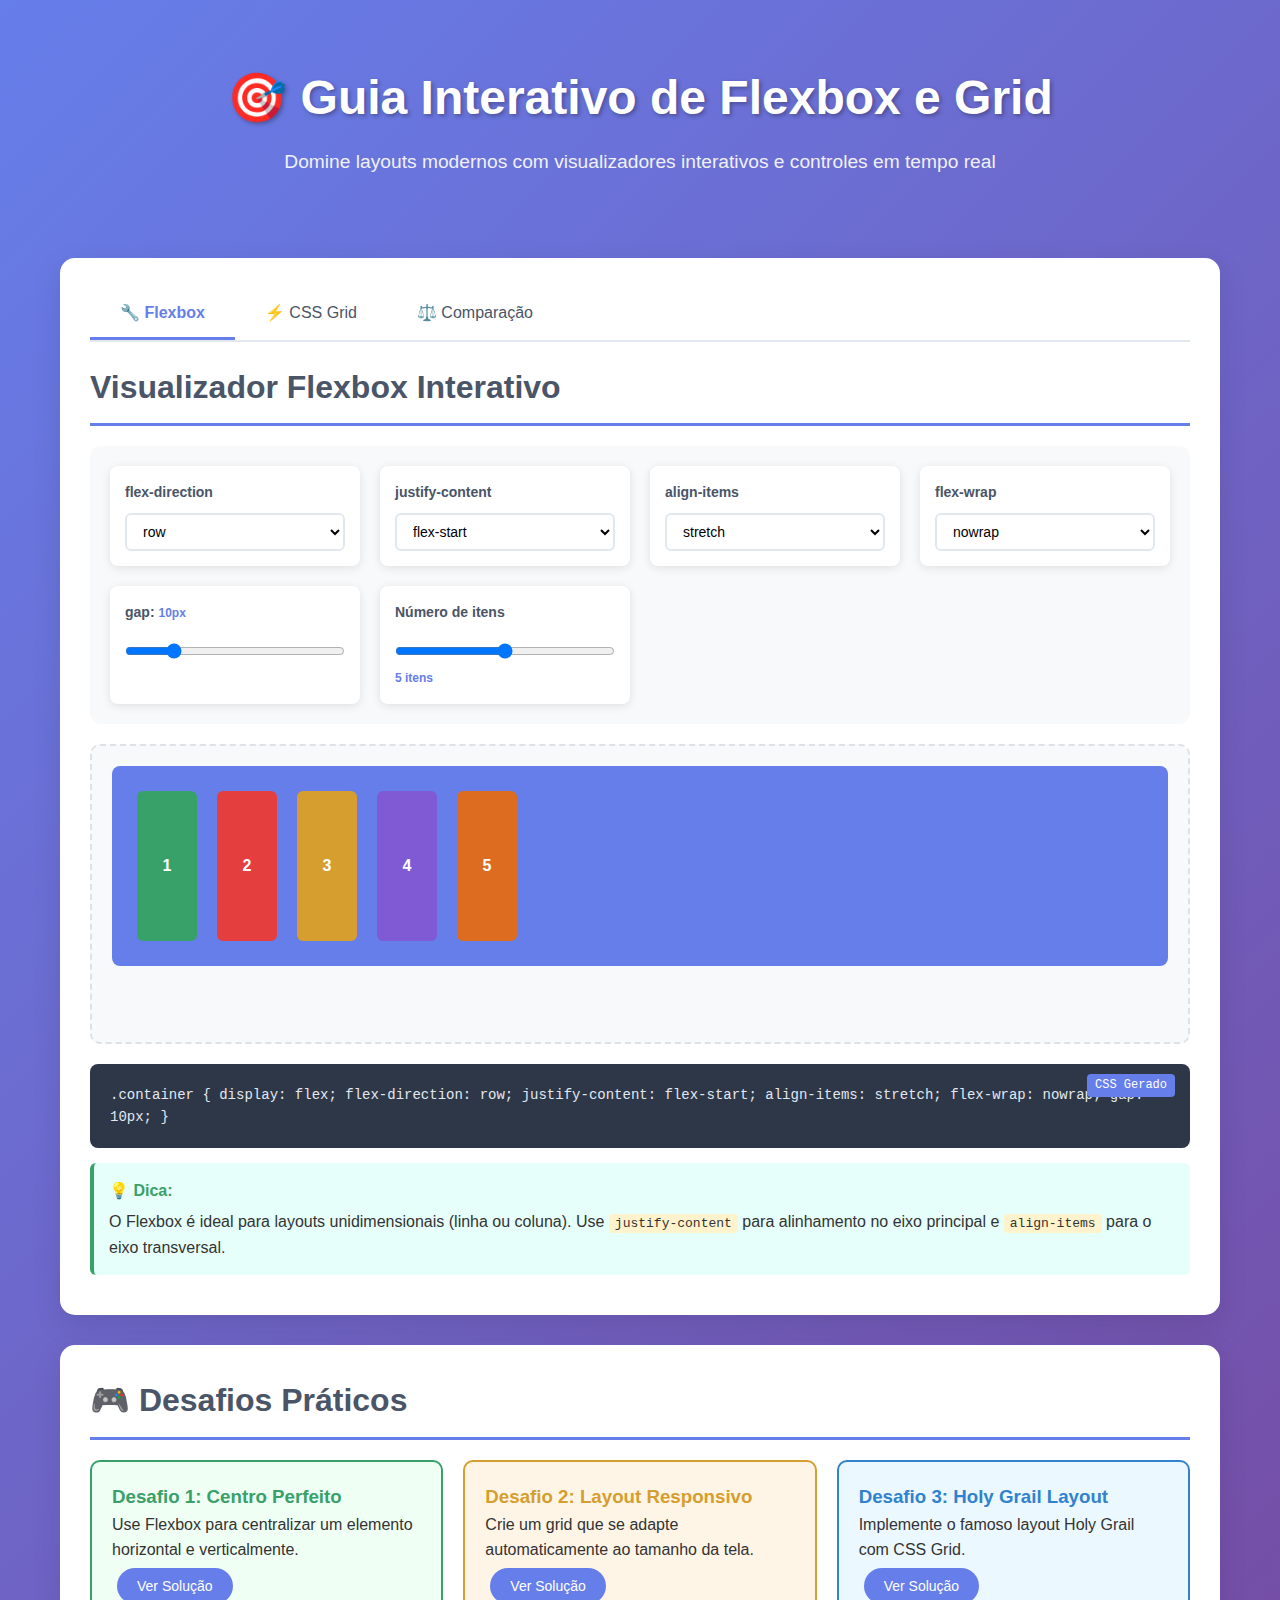
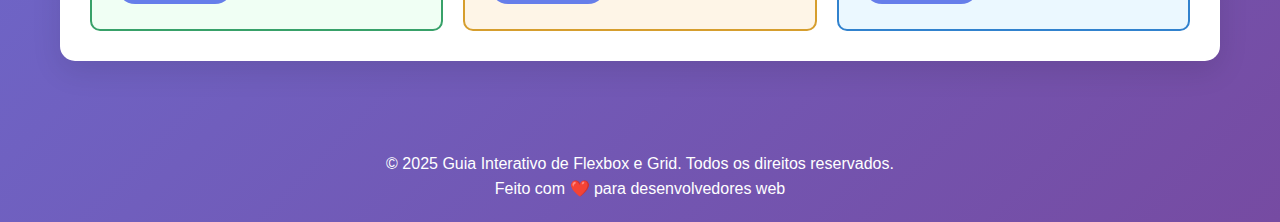
<file: guia3.html>
<!DOCTYPE html>
<html lang="pt">

<head>
    <meta charset="UTF-8">
    <meta name="viewport" content="width=device-width, initial-scale=1.0">
    <title>Guia Interativo de Flexbox e Grid</title>
    <style>
        * {
            margin: 0;
            padding: 0;
            box-sizing: border-box;
        }

        body {
            font-family: 'Segoe UI', Tahoma, Geneva, Verdana, sans-serif;
            line-height: 1.6;
            color: #333;
            background: linear-gradient(135deg, #667eea 0%, #764ba2 100%);
            min-height: 100vh;
        }

        .container {
            max-width: 1200px;
            margin: 0 auto;
            padding: 20px;
        }

        header {
            text-align: center;
            color: white;
            margin-bottom: 40px;
            padding: 40px 0;
        }

        header h1 {
            font-size: 3rem;
            margin-bottom: 10px;
            text-shadow: 2px 2px 4px rgba(0, 0, 0, 0.3);
        }

        header p {
            font-size: 1.2rem;
            opacity: 0.9;
        }

        .guide-section {
            background: white;
            border-radius: 15px;
            padding: 30px;
            margin-bottom: 30px;
            box-shadow: 0 10px 30px rgba(0, 0, 0, 0.1);
            transition: transform 0.3s ease;
        }

        .guide-section:hover {
            transform: translateY(-5px);
        }

        .section-title {
            color: #4a5568;
            font-size: 2rem;
            margin-bottom: 20px;
            border-bottom: 3px solid #667eea;
            padding-bottom: 10px;
        }

        .controls-panel {
            background: #f8f9fa;
            border-radius: 10px;
            padding: 20px;
            margin-bottom: 20px;
            display: grid;
            grid-template-columns: repeat(auto-fit, minmax(250px, 1fr));
            gap: 20px;
        }

        .control-group {
            background: white;
            padding: 15px;
            border-radius: 8px;
            box-shadow: 0 2px 10px rgba(0, 0, 0, 0.1);
        }

        .control-label {
            font-weight: 600;
            color: #4a5568;
            margin-bottom: 10px;
            font-size: 14px;
        }

        .control-select {
            width: 100%;
            padding: 8px 12px;
            border: 2px solid #e2e8f0;
            border-radius: 6px;
            font-size: 14px;
            background: white;
            transition: border-color 0.3s ease;
        }

        .control-select:focus {
            outline: none;
            border-color: #667eea;
        }

        .control-range {
            width: 100%;
            margin: 10px 0;
        }

        .range-value {
            font-size: 12px;
            color: #667eea;
            font-weight: 600;
        }

        .demo-area {
            background: #f8f9fa;
            border: 2px dashed #dee2e6;
            border-radius: 10px;
            padding: 20px;
            margin: 20px 0;
            position: relative;
            min-height: 300px;
        }

        .code-display {
            background: #2d3748;
            color: #e2e8f0;
            padding: 20px;
            border-radius: 8px;
            margin: 15px 0;
            font-family: 'Courier New', monospace;
            font-size: 14px;
            overflow-x: auto;
            position: relative;
        }

        .code-display::before {
            content: 'CSS Gerado';
            position: absolute;
            top: 10px;
            right: 15px;
            background: #667eea;
            color: white;
            padding: 2px 8px;
            border-radius: 4px;
            font-size: 12px;
        }

        /* Flexbox Demo Styles */
        .flex-container {
            background: #667eea;
            border-radius: 8px;
            padding: 20px;
            display: flex;
            min-height: 200px;
            position: relative;
        }

        .flex-item {
            background: #38a169;
            color: white;
            padding: 15px;
            margin: 5px;
            border-radius: 6px;
            text-align: center;
            font-weight: 600;
            min-width: 60px;
            display: flex;
            align-items: center;
            justify-content: center;
        }

        .flex-item:nth-child(2) {
            background: #e53e3e;
        }

        .flex-item:nth-child(3) {
            background: #d69e2e;
        }

        .flex-item:nth-child(4) {
            background: #805ad5;
        }

        .flex-item:nth-child(5) {
            background: #dd6b20;
        }

        /* Grid Demo Styles */
        .grid-container {
            background: #764ba2;
            border-radius: 8px;
            padding: 20px;
            display: grid;
            min-height: 300px;
            gap: 10px;
        }

        .grid-item {
            background: #38a169;
            color: white;
            padding: 20px;
            border-radius: 6px;
            text-align: center;
            font-weight: 600;
            display: flex;
            align-items: center;
            justify-content: center;
        }

        .grid-item:nth-child(2) {
            background: #e53e3e;
        }

        .grid-item:nth-child(3) {
            background: #d69e2e;
        }

        .grid-item:nth-child(4) {
            background: #805ad5;
        }

        .grid-item:nth-child(5) {
            background: #dd6b20;
        }

        .grid-item:nth-child(6) {
            background: #3182ce;
        }

        .toggle-btn {
            background: #667eea;
            color: white;
            border: none;
            padding: 10px 20px;
            border-radius: 25px;
            cursor: pointer;
            font-size: 14px;
            margin: 5px;
            transition: all 0.3s ease;
        }

        .toggle-btn:hover {
            background: #5a67d8;
            transform: translateY(-2px);
        }

        .toggle-btn.active {
            background: #38a169;
            box-shadow: 0 4px 15px rgba(56, 161, 105, 0.4);
        }

        .property-info {
            background: #e6fffa;
            border-left: 4px solid #38a169;
            padding: 15px;
            margin: 10px 0;
            border-radius: 6px;
        }

        .property-info h4 {
            color: #38a169;
            margin-bottom: 5px;
        }

        .tabs {
            display: flex;
            margin-bottom: 20px;
            border-bottom: 2px solid #e2e8f0;
        }

        .tab {
            background: none;
            border: none;
            padding: 15px 30px;
            cursor: pointer;
            font-size: 16px;
            color: #4a5568;
            transition: all 0.3s ease;
            border-bottom: 3px solid transparent;
        }

        .tab.active {
            color: #667eea;
            border-bottom-color: #667eea;
            font-weight: 600;
        }

        .tab:hover {
            background: #f7fafc;
        }

        .tab-content {
            display: none;
        }

        .tab-content.active {
            display: block;
        }

        /* Responsive */
        @media (max-width: 768px) {
            header h1 {
                font-size: 2rem;
            }

            .container {
                padding: 10px;
            }

            .guide-section {
                padding: 20px;
            }

            .controls-panel {
                grid-template-columns: 1fr;
            }

            .tabs {
                flex-direction: column;
            }

            .tab {
                text-align: left;
            }
        }

        /* Animations */
        @keyframes slideIn {
            from {
                opacity: 0;
                transform: translateY(30px);
            }

            to {
                opacity: 1;
                transform: translateY(0);
            }
        }

        .guide-section {
            animation: slideIn 0.6s ease-out;
        }

        /* Additional utility classes */
        .text-center {
            text-align: center;
        }

        .highlight {
            background: #fff3cd;
            padding: 2px 6px;
            border-radius: 3px;
            font-family: monospace;
        }
    </style>
</head>

<body>
    <div class="container">
        <header>
            <h1>🎯 Guia Interativo de Flexbox e Grid</h1>
            <p>Domine layouts modernos com visualizadores interativos e controles em tempo real</p>
        </header>

        <!-- Tabs para alternar entre Flexbox e Grid -->
        <section class="guide-section">
            <div class="tabs">
                <button class="tab active" onclick="switchTab('flexbox')">🔧 Flexbox</button>
                <button class="tab" onclick="switchTab('grid')">⚡ CSS Grid</button>
                <button class="tab" onclick="switchTab('comparison')">⚖️ Comparação</button>
            </div>

            <!-- Flexbox Content -->
            <div id="flexbox-content" class="tab-content active">
                <h2 class="section-title">Visualizador Flexbox Interativo</h2>

                <div class="controls-panel">
                    <div class="control-group">
                        <div class="control-label">flex-direction</div>
                        <select class="control-select" id="flex-direction" onchange="updateFlexbox()">
                            <option value="row">row</option>
                            <option value="column">column</option>
                            <option value="row-reverse">row-reverse</option>
                            <option value="column-reverse">column-reverse</option>
                        </select>
                    </div>

                    <div class="control-group">
                        <div class="control-label">justify-content</div>
                        <select class="control-select" id="justify-content" onchange="updateFlexbox()">
                            <option value="flex-start">flex-start</option>
                            <option value="center">center</option>
                            <option value="flex-end">flex-end</option>
                            <option value="space-between">space-between</option>
                            <option value="space-around">space-around</option>
                            <option value="space-evenly">space-evenly</option>
                        </select>
                    </div>

                    <div class="control-group">
                        <div class="control-label">align-items</div>
                        <select class="control-select" id="align-items" onchange="updateFlexbox()">
                            <option value="stretch">stretch</option>
                            <option value="flex-start">flex-start</option>
                            <option value="center">center</option>
                            <option value="flex-end">flex-end</option>
                            <option value="baseline">baseline</option>
                        </select>
                    </div>

                    <div class="control-group">
                        <div class="control-label">flex-wrap</div>
                        <select class="control-select" id="flex-wrap" onchange="updateFlexbox()">
                            <option value="nowrap">nowrap</option>
                            <option value="wrap">wrap</option>
                            <option value="wrap-reverse">wrap-reverse</option>
                        </select>
                    </div>

                    <div class="control-group">
                        <div class="control-label">gap: <span class="range-value" id="flex-gap-value">10px</span></div>
                        <input type="range" class="control-range" id="flex-gap" min="0" max="50" value="10"
                            oninput="updateFlexbox()">
                    </div>

                    <div class="control-group">
                        <div class="control-label">Número de itens</div>
                        <input type="range" class="control-range" id="flex-items-count" min="2" max="8" value="5"
                            oninput="updateFlexbox()">
                        <div class="range-value" id="flex-items-value">5 itens</div>
                    </div>
                </div>

                <div class="demo-area">
                    <div id="flex-demo" class="flex-container">
                        <div class="flex-item">1</div>
                        <div class="flex-item">2</div>
                        <div class="flex-item">3</div>
                        <div class="flex-item">4</div>
                        <div class="flex-item">5</div>
                    </div>
                </div>

                <div class="code-display" id="flex-code">
                    .container {
                    display: flex;
                    flex-direction: row;
                    justify-content: flex-start;
                    align-items: stretch;
                    flex-wrap: nowrap;
                    gap: 10px;
                    }
                </div>

                <div class="property-info">
                    <h4>💡 Dica:</h4>
                    <p>O Flexbox é ideal para layouts unidimensionais (linha ou coluna). Use <span
                            class="highlight">justify-content</span> para alinhamento no eixo principal e <span
                            class="highlight">align-items</span> para o eixo transversal.</p>
                </div>
            </div>

            <!-- Grid Content -->
            <div id="grid-content" class="tab-content">
                <h2 class="section-title">Visualizador CSS Grid Interativo</h2>

                <div class="controls-panel">
                    <div class="control-group">
                        <div class="control-label">grid-template-columns</div>
                        <select class="control-select" id="grid-columns" onchange="updateGrid()">
                            <option value="1fr 1fr">1fr 1fr</option>
                            <option value="1fr 1fr 1fr">1fr 1fr 1fr</option>
                            <option value="1fr 2fr 1fr">1fr 2fr 1fr</option>
                            <option value="repeat(4, 1fr)">repeat(4, 1fr)</option>
                            <option value="100px 1fr 100px">100px 1fr 100px</option>
                            <option value="repeat(auto-fit, minmax(150px, 1fr))">auto-fit minmax(150px, 1fr)</option>
                        </select>
                    </div>

                    <div class="control-group">
                        <div class="control-label">grid-template-rows</div>
                        <select class="control-select" id="grid-rows" onchange="updateGrid()">
                            <option value="auto">auto</option>
                            <option value="1fr 1fr">1fr 1fr</option>
                            <option value="100px 1fr">100px 1fr</option>
                            <option value="repeat(3, 100px)">repeat(3, 100px)</option>
                        </select>
                    </div>

                    <div class="control-group">
                        <div class="control-label">justify-items</div>
                        <select class="control-select" id="grid-justify-items" onchange="updateGrid()">
                            <option value="stretch">stretch</option>
                            <option value="start">start</option>
                            <option value="center">center</option>
                            <option value="end">end</option>
                        </select>
                    </div>

                    <div class="control-group">
                        <div class="control-label">align-items</div>
                        <select class="control-select" id="grid-align-items" onchange="updateGrid()">
                            <option value="stretch">stretch</option>
                            <option value="start">start</option>
                            <option value="center">center</option>
                            <option value="end">end</option>
                        </select>
                    </div>

                    <div class="control-group">
                        <div class="control-label">gap: <span class="range-value" id="grid-gap-value">10px</span></div>
                        <input type="range" class="control-range" id="grid-gap" min="0" max="50" value="10"
                            oninput="updateGrid()">
                    </div>

                    <div class="control-group">
                        <div class="control-label">Número de itens</div>
                        <input type="range" class="control-range" id="grid-items-count" min="3" max="9" value="6"
                            oninput="updateGrid()">
                        <div class="range-value" id="grid-items-value">6 itens</div>
                    </div>
                </div>

                <div class="demo-area">
                    <div id="grid-demo" class="grid-container">
                        <div class="grid-item">1</div>
                        <div class="grid-item">2</div>
                        <div class="grid-item">3</div>
                        <div class="grid-item">4</div>
                        <div class="grid-item">5</div>
                        <div class="grid-item">6</div>
                    </div>
                </div>

                <div class="code-display" id="grid-code">
                    .container {
                    display: grid;
                    grid-template-columns: 1fr 1fr;
                    grid-template-rows: auto;
                    justify-items: stretch;
                    align-items: stretch;
                    gap: 10px;
                    }
                </div>

                <div class="property-info">
                    <h4>💡 Dica:</h4>
                    <p>O CSS Grid é perfeito para layouts bidimensionais. Use <span class="highlight">fr</span> para
                        frações flexíveis e <span class="highlight">minmax()</span> para responsividade automática.</p>
                </div>
            </div>

            <!-- Comparison Content -->
            <div id="comparison-content" class="tab-content">
                <h2 class="section-title">Flexbox vs CSS Grid</h2>

                <div style="display: grid; grid-template-columns: 1fr 1fr; gap: 30px; margin-bottom: 30px;">
                    <div
                        style="background: #e6fffa; padding: 25px; border-radius: 10px; border-left: 4px solid #38a169;">
                        <h3 style="color: #38a169; margin-bottom: 15px;">🔧 Flexbox</h3>
                        <p><strong>Melhor para:</strong></p>
                        <ul style="margin: 10px 0 15px 20px;">
                            <li>Layouts unidimensionais</li>
                            <li>Navegação horizontal</li>
                            <li>Centrar elementos</li>
                            <li>Distribuir espaço</li>
                        </ul>
                        <div class="demo-area" style="margin-top: 15px; min-height: 150px;">
                            <div
                                style="display: flex; justify-content: space-between; align-items: center; height: 100px; background: #667eea; border-radius: 8px; padding: 20px;">
                                <div style="background: #38a169; color: white; padding: 15px; border-radius: 6px;">Logo
                                </div>
                                <div style="background: #38a169; color: white; padding: 15px; border-radius: 6px;">Menu
                                </div>
                                <div style="background: #38a169; color: white; padding: 15px; border-radius: 6px;">Login
                                </div>
                            </div>
                        </div>
                    </div>

                    <div
                        style="background: #fef5e7; padding: 25px; border-radius: 10px; border-left: 4px solid #d69e2e;">
                        <h3 style="color: #d69e2e; margin-bottom: 15px;">⚡ CSS Grid</h3>
                        <p><strong>Melhor para:</strong></p>
                        <ul style="margin: 10px 0 15px 20px;">
                            <li>Layouts bidimensionais</li>
                            <li>Páginas complexas</li>
                            <li>Cards e galerias</li>
                            <li>Layouts responsivos</li>
                        </ul>
                        <div class="demo-area" style="margin-top: 15px; min-height: 150px;">
                            <div
                                style="display: grid; grid-template-columns: 1fr 1fr; grid-template-rows: 40px 1fr; gap: 10px; height: 100px; background: #764ba2; border-radius: 8px; padding: 20px;">
                                <div
                                    style="background: #d69e2e; color: white; border-radius: 6px; grid-column: 1 / -1; display: flex; align-items: center; justify-content: center;">
                                    Header</div>
                                <div
                                    style="background: #d69e2e; color: white; border-radius: 6px; display: flex; align-items: center; justify-content: center;">
                                    Sidebar</div>
                                <div
                                    style="background: #d69e2e; color: white; border-radius: 6px; display: flex; align-items: center; justify-content: center;">
                                    Main</div>
                            </div>
                        </div>
                    </div>
                </div>

                <div class="property-info">
                    <h4>🎯 Quando usar cada um?</h4>
                    <p><strong>Flexbox:</strong> Para componentes e pequenos layouts onde você precisa de flexibilidade
                        em uma direção.</p>
                    <p><strong>CSS Grid:</strong> Para layouts de página completos onde você precisa controlar linhas e
                        colunas simultaneamente.</p>
                    <p><strong>Juntos:</strong> Muitas vezes você usará Grid para o layout geral e Flexbox para
                        componentes internos!</p>
                </div>

                <button class="toggle-btn" onclick="showPracticalExample()">Ver Exemplo Prático</button>

                <div id="practical-example" style="display: none; margin-top: 20px;">
                    <div class="demo-area">
                        <div
                            style="display: grid; grid-template-columns: 1fr 3fr; grid-template-rows: 60px 1fr 40px; gap: 15px; height: 400px; background: #f7fafc; padding: 20px; border-radius: 10px;">
                            <!-- Header -->
                            <div
                                style="grid-column: 1 / -1; background: #667eea; color: white; border-radius: 8px; display: flex; justify-content: space-between; align-items: center; padding: 0 20px;">
                                <div style="font-weight: bold;">Meu Site</div>
                                <div style="display: flex; gap: 15px;">
                                    <span>Home</span>
                                    <span>Sobre</span>
                                    <span>Contato</span>
                                </div>
                            </div>
                            <!-- Sidebar -->
                            <div
                                style="background: #38a169; color: white; border-radius: 8px; padding: 20px; display: flex; flex-direction: column; gap: 10px;">
                                <div style="background: rgba(255,255,255,0.2); padding: 10px; border-radius: 6px;">Menu
                                    1</div>
                                <div style="background: rgba(255,255,255,0.2); padding: 10px; border-radius: 6px;">Menu
                                    2</div>
                                <div style="background: rgba(255,255,255,0.2); padding: 10px; border-radius: 6px;">Menu
                                    3</div>
                            </div>
                            <!-- Main Content -->
                            <div
                                style="background: #e6fffa; border-radius: 8px; padding: 20px; display: grid; grid-template-columns: 1fr 1fr; gap: 15px;">
                                <div
                                    style="background: white; padding: 15px; border-radius: 6px; box-shadow: 0 2px 8px rgba(0,0,0,0.1);">
                                    Card 1</div>
                                <div
                                    style="background: white; padding: 15px; border-radius: 6px; box-shadow: 0 2px 8px rgba(0,0,0,0.1);">
                                    Card 2</div>
                                <div
                                    style="background: white; padding: 15px; border-radius: 6px; box-shadow: 0 2px 8px rgba(0,0,0,0.1);">
                                    Card 3</div>
                                <div
                                    style="background: white; padding: 15px; border-radius: 6px; box-shadow: 0 2px 8px rgba(0,0,0,0.1);">
                                    Card 4</div>
                            </div>
                            <!-- Footer -->
                            <div
                                style="grid-column: 1 / -1; background: #4a5568; color: white; border-radius: 8px; display: flex; justify-content: center; align-items: center;">
                                Footer - Grid para layout, Flexbox para componentes
                            </div>
                        </div>
                    </div>
                </div>
            </div>
        </section>

        <!-- Seção de Exercícios -->
        <section class="guide-section">
            <h2 class="section-title">🎮 Desafios Práticos</h2>
            <div style="display: grid; grid-template-columns: repeat(auto-fit, minmax(300px, 1fr)); gap: 20px;">
                <div style="background: #f0fff4; border: 2px solid #38a169; border-radius: 10px; padding: 20px;">
                    <h3 style="color: #38a169;">Desafio 1: Centro Perfeito</h3>
                    <p>Use Flexbox para centralizar um elemento horizontal e verticalmente.</p>
                    <button class="toggle-btn" onclick="showSolution(1)">Ver Solução</button>
                    <div id="solution-1" style="display: none; margin-top: 15px;" class="code-display">
                        .container {
                        display: flex;
                        justify-content: center;
                        align-items: center;
                        height: 100vh;
                        }
                    </div>
                </div>

                <div style="background: #fef5e7; border: 2px solid #d69e2e; border-radius: 10px; padding: 20px;">
                    <h3 style="color: #d69e2e;">Desafio 2: Layout Responsivo</h3>
                    <p>Crie um grid que se adapte automaticamente ao tamanho da tela.</p>
                    <button class="toggle-btn" onclick="showSolution(2)">Ver Solução</button>
                    <div id="solution-2" style="display: none; margin-top: 15px;" class="code-display">
                        .container {
                        display: grid;
                        grid-template-columns: repeat(auto-fit, minmax(250px, 1fr));
                        gap: 20px;
                        }
                    </div>
                </div>

                <div style="background: #ebf8ff; border: 2px solid #3182ce; border-radius: 10px; padding: 20px;">
                    <h3 style="color: #3182ce;">Desafio 3: Holy Grail Layout</h3>
                    <p>Implemente o famoso layout Holy Grail com CSS Grid.</p>
                    <button class="toggle-btn" onclick="showSolution(3)">Ver Solução</button>
                    <div id="solution-3" style="display: none; margin-top: 15px;" class="code-display">
                        .container {
                        display: grid;
                        grid-template-columns: 200px 1fr 200px;
                        grid-template-rows: auto 1fr auto;
                        min-height: 100vh;
                        }
                        .header { grid-column: 1 / -1; }
                        .footer { grid-column: 1 / -1; }
                    </div>
                </div>
            </div>
        </section>
    </div>

    <footer>
        <div class="container text-center">
            <p style="color: white; margin-top: 20px;">© 2025 Guia Interativo de Flexbox e Grid. Todos os direitos
                reservados.</p>
            <p style="color: white;">Feito com ❤️ para desenvolvedores web</p>
        </div>
    </footer>

    <script>
        // Tab switching
        function switchTab(tabName) {
            // Remove active class from all tabs and contents
            document.querySelectorAll('.tab').forEach(tab => tab.classList.remove('active'));
            document.querySelectorAll('.tab-content').forEach(content => content.classList.remove('active'));

            // Add active class to selected tab and content
            event.target.classList.add('active');
            document.getElementById(`${tabName}-content`).classList.add('active');
        }

        // Flexbox controls
        function updateFlexbox() {
            const container = document.getElementById('flex-demo');
            const code = document.getElementById('flex-code');

            // Get values
            const direction = document.getElementById('flex-direction').value;
            const justifyContent = document.getElementById('justify-content').value;
            const alignItems = document.getElementById('align-items').value;
            const flexWrap = document.getElementById('flex-wrap').value;
            const gap = document.getElementById('flex-gap').value;
            const itemsCount = document.getElementById('flex-items-count').value;

            // Update range value displays
            document.getElementById('flex-gap-value').textContent = `${gap}px`;
            document.getElementById('flex-items-value').textContent = `${itemsCount} itens`;

            // Apply styles
            container.style.flexDirection = direction;
            container.style.justifyContent = justifyContent;
            container.style.alignItems = alignItems;
            container.style.flexWrap = flexWrap;
            container.style.gap = `${gap}px`;

            // Update items count
            const currentItems = container.children.length;
            if (currentItems < itemsCount) {
                for (let i = currentItems; i < itemsCount; i++) {
                    const item = document.createElement('div');
                    item.className = 'flex-item';
                    item.textContent = i + 1;
                    container.appendChild(item);
                }
            } else if (currentItems > itemsCount) {
                for (let i = currentItems; i > itemsCount; i--) {
                    container.removeChild(container.lastChild);
                }
            }

            // Update code display
            code.textContent = `.container {
    display: flex;
    flex-direction: ${direction};
    justify-content: ${justifyContent};
    align-items: ${alignItems};
    flex-wrap: ${flexWrap};
    gap: ${gap}px;
}`;
        }

        // Grid controls
        function updateGrid() {
            const container = document.getElementById('grid-demo');
            const code = document.getElementById('grid-code');

            // Get values
            const columns = document.getElementById('grid-columns').value;
            const rows = document.getElementById('grid-rows').value;
            const justifyItems = document.getElementById('grid-justify-items').value;
            const alignItems = document.getElementById('grid-align-items').value;
            const gap = document.getElementById('grid-gap').value;
            const itemsCount = document.getElementById('grid-items-count').value;

            // Update range value displays
            document.getElementById('grid-gap-value').textContent = `${gap}px`;
            document.getElementById('grid-items-value').textContent = `${itemsCount} itens`;

            // Apply styles
            container.style.gridTemplateColumns = columns;
            container.style.gridTemplateRows = rows;
            container.style.justifyItems = justifyItems;
            container.style.alignItems = alignItems;
            container.style.gap = `${gap}px`;

            // Update items count
            const currentItems = container.children.length;
            if (currentItems < itemsCount) {
                for (let i = currentItems; i < itemsCount; i++) {
                    const item = document.createElement('div');
                    item.className = 'grid-item';
                    item.textContent = i + 1;
                    container.appendChild(item);
                }
            } else if (currentItems > itemsCount) {
                for (let i = currentItems; i > itemsCount; i--) {
                    container.removeChild(container.lastChild);
                }
            }

            // Update code display
            code.textContent = `.container {
    display: grid;
    grid-template-columns: ${columns};
    grid-template-rows: ${rows};
    justify-items: ${justifyItems};
    align-items: ${alignItems};
    gap: ${gap}px;
}`;
        }

        // Show practical example
        function showPracticalExample() {
            const example = document.getElementById('practical-example');
            const btn = event.target;

            if (example.style.display === 'none') {
                example.style.display = 'block';
                btn.textContent = 'Ocultar Exemplo';
                btn.classList.add('active');
            } else {
                example.style.display = 'none';
                btn.textContent = 'Ver Exemplo Prático';
                btn.classList.remove('active');
            }
        }

        // Show solutions for challenges
        function showSolution(number) {
            const solution = document.getElementById(`solution-${number}`);
            const btn = event.target;

            if (solution.style.display === 'none') {
                solution.style.display = 'block';
                btn.textContent = 'Ocultar Solução';
                btn.classList.add('active');
            } else {
                solution.style.display = 'none';
                btn.textContent = 'Ver Solução';
                btn.classList.remove('active');
            }
        }

        // Initialize on page load
        window.addEventListener('load', function () {
            updateFlexbox();
            updateGrid();

            // Add interactive hover effects to sections
            document.querySelectorAll('.guide-section').forEach((section, index) => {
                section.style.animationDelay = `${index * 0.1}s`;
            });

            // Add smooth transitions to all buttons
            document.querySelectorAll('.toggle-btn').forEach(btn => {
                btn.addEventListener('click', function () {
                    this.style.transform = 'scale(0.95)';
                    setTimeout(() => {
                        this.style.transform = '';
                    }, 150);
                });
            });

            // Add keyboard support
            document.addEventListener('keydown', function (e) {
                if (e.key === '1') switchTab('flexbox');
                if (e.key === '2') switchTab('grid');
                if (e.key === '3') switchTab('comparison');
            });
        });

        // Real-time property explanations
        function showPropertyInfo(property, description) {
            // This could be expanded to show tooltips or info panels
            console.log(`${property}: ${description}`);
        }

        // Add resize observer to show responsiveness
        if (window.ResizeObserver) {
            const resizeObserver = new ResizeObserver(entries => {
                entries.forEach(entry => {
                    const width = entry.contentRect.width;
                    let deviceType = '';
                    if (width <= 768) {
                        deviceType = '📱 Mobile';
                    } else if (width <= 1024) {
                        deviceType = '📱 Tablet';
                    } else {
                        deviceType = '💻 Desktop';
                    }

                    // Update any size indicators if they exist
                    const indicators = document.querySelectorAll('.size-indicator');
                    indicators.forEach(indicator => {
                        indicator.textContent = `${Math.round(width)}px - ${deviceType}`;
                    });
                });
            });

            resizeObserver.observe(document.body);
        }

        // Auto-save user preferences (using sessionStorage since localStorage not available)
        function savePreferences() {
            const preferences = {
                flexDirection: document.getElementById('flex-direction').value,
                justifyContent: document.getElementById('justify-content').value,
                alignItems: document.getElementById('align-items').value,
                flexWrap: document.getElementById('flex-wrap').value,
                flexGap: document.getElementById('flex-gap').value,
                flexItems: document.getElementById('flex-items-count').value,
                gridColumns: document.getElementById('grid-columns').value,
                gridRows: document.getElementById('grid-rows').value,
                gridJustifyItems: document.getElementById('grid-justify-items').value,
                gridAlignItems: document.getElementById('grid-align-items').value,
                gridGap: document.getElementById('grid-gap').value,
                gridItems: document.getElementById('grid-items-count').value
            };

            // Store in memory for this session
            window.userPreferences = preferences;
        }

        // Load preferences (if they exist)
        function loadPreferences() {
            if (window.userPreferences) {
                const prefs = window.userPreferences;
                document.getElementById('flex-direction').value = prefs.flexDirection || 'row';
                document.getElementById('justify-content').value = prefs.justifyContent || 'flex-start';
                document.getElementById('align-items').value = prefs.alignItems || 'stretch';
                document.getElementById('flex-wrap').value = prefs.flexWrap || 'nowrap';
                document.getElementById('flex-gap').value = prefs.flexGap || '10';
                document.getElementById('flex-items-count').value = prefs.flexItems || '5';
                document.getElementById('grid-columns').value = prefs.gridColumns || '1fr 1fr';
                document.getElementById('grid-rows').value = prefs.gridRows || 'auto';
                document.getElementById('grid-justify-items').value = prefs.gridJustifyItems || 'stretch';
                document.getElementById('grid-align-items').value = prefs.gridAlignItems || 'stretch';
                document.getElementById('grid-gap').value = prefs.gridGap || '10';
                document.getElementById('grid-items-count').value = prefs.gridItems || '6';
            }
        }

        // Save preferences when controls change
        document.addEventListener('change', savePreferences);
        document.addEventListener('input', savePreferences);
    </script>
</body>

</html>
</file>
<file: styles.css>
body {
    margin: 0;
    padding: 0;
    background-color: #f5f5f5;
    color: #222;
}

/* Container */
.container {
    max-width: 1200px;
    margin: 0 auto;
    padding: 24px;
    overflow: visible !important;
}

/* Headings */
h1, h2, h3, h4, h5, h6 {
    margin-top: 0;
}

/* Responsive styles */
@media (max-width: 900px) {
    .container {
        max-width: 90%;
        padding: 16px;
        overflow: visible !important;
    }
    h1 {
        font-size: 2rem;
    }
}

@media (max-width: 600px) {
    .container {
        max-width: 100%;
        padding: 8px;
        overflow: visible !important;
    }
    h1 {
        font-size: 1.5rem;
    }
    h2 {
        font-size: 1.2rem;
    }
    body {
        font-size: 1rem;
    }
}

.slide{
    width:100vw;
    height:100vh;
    overflow: visible !important;
}

.wrapper{
    display:flex;
    flex-direction: row;
    width: 300vw;
    transform: rotate(90deg) translateY(-100vh);
    transform-origin: top left;
    overflow: visible !important;
}

.one{
    margin: 0;
    width: 100vw;
    height: 100vh;
    background-color: rgb(10, 10, 10);
    position: relative;
    display: flex;
    align-items: center;
    justify-content: center;
    background-size: cover;
    color: white;
    overflow: visible !important;
}
.two{
    background-color: rgb(10, 10, 10);
    display: flex;
    align-items: center;
    justify-content: center;
    overflow: visible !important;
}

.three{
    background-color: rgb(10, 10, 10);
    display: flex;
    align-items: center;
    justify-content: center;
    overflow: visible !important;
}

/* Gradient animation */
@keyframes gradientShift {
    0% { background-position: 0% 50%; }
    50% { background-position: 100% 50%; }
    100% { background-position: 0% 50%; }
}

/* Bouncy animation */
@keyframes bounce {
    0%, 20%, 50%, 80%, 100% {
        transform: translateY(0);
    }
    40% {
        transform: translateY(-10px);
    }
    60% {
        transform: translateY(-5px);
    }
}

/* Responsive design */
@media (max-width: 768px) {
    .three .title h2 {
        font-size: 2rem;
        letter-spacing: 2px;
    }
    
    .three .title h2::before,
    .three .title h2::after {
        font-size: 1.5rem;
    }
    
    .three .title h2::before {
        left: -40px;
    }
    
    .three .title h2::after {
        right: -40px;
    }
}


.outer-wrapper {
    width: 100vh;
    height: 100vw;
    transform: rotate(-90deg) translateX(-100vh);
    transform-origin: top left;
    overflow-y: scroll ;
    overflow-x: hidden;
    position: absolute;
    scrollbar-width: none; /* Firefox */
    -ms-overflow-style: none; /* Internet Explorer and Edge */
}
::-webkit-scrollbar {
    display: none; /* Chrome, Safari and Opera */
}

.background-text {
    font-family: dock11, sans-serif;
    font-size: 150px;
    letter-spacing: 5px;
    color: transparent;
    background-clip: text;
    -webkit-text-fill-color: transparent;
    -webkit-background-clip: text;
    background-image: linear-gradient(135deg, #667eea 0%, #764ba2 25%, #f093fb 50%, #f5576c 75%, #4facfe 100%);
    background-size: 400% 400%;
    animation: gradientShift 6s ease infinite;
    text-shadow: 0 0 30px rgba(102, 126, 234, 0.5);
    position: relative;
}

.background-text::before {
    content: attr(data-text);
    position: absolute;
    top: 0;
    left: 0;
    background-image: linear-gradient(135deg, #667eea 0%, #764ba2 25%, #f093fb 50%, #f5576c 75%, #4facfe 100%);
    background-size: 400% 400%;
    background-clip: text;
    -webkit-background-clip: text;
    -webkit-text-fill-color: transparent;
    animation: gradientShift 6s ease infinite reverse;
    opacity: 0.3;
    z-index: -1;
    filter: blur(2px);
}

@keyframes gradientShift {
    0% { 
        background-position: 0% 50%; 
    }
    50% { 
        background-position: 100% 50%; 
    }
    100% { 
        background-position: 0% 50%; 
    }
}

.card{
    display: grid;
    grid-template-columns: 300px;
    grid-template-rows: 210px 210px 60px;
    grid-template-areas: "image"
                         "text"
                         "button";
    font-family:  Roboto, sans-serif;
    border-radius: 18px;
    background: #1d1d1d;
    color: white;
    box-shadow: 5px 5px 15px rgba(0, 0, 0, 0.9);
    text-align: justify;

    transition: 0.5s ease;
    cursor: pointer;
    transform-style: preserve-3d;
    perspective: 1000px;
    margin: 50px;
}

.card-image1 {
    grid-area: image;
    background: linear-gradient(#fff0 0%, #fff0 70%, #1d1d1d 100%),url('./1.jpg');
    border-top-left-radius: 15px;
    border-top-right-radius: 15px;
    background-size: cover;
}
.card-image2 {
    grid-area: image;
    background: linear-gradient(#fff0 0%, #fff0 70%, #1d1d1d 100%),url('./2.jpg');
    border-top-left-radius: 15px;
    border-top-right-radius: 15px;
    background-size: cover;
}
.card-image3 {
    grid-area: image;
    background: linear-gradient(#fff0 0%, #fff0 70%, #1d1d1d 100%),url('./3.jpg');
    border-top-left-radius: 15px;
    border-top-right-radius: 15px;
    background-size: cover;
}
.card-text{
    grid-area: text;
    margin: 15px;
    transform: translateZ(30px);
    text-align: justify;
}
/* Alternative to text-align: justify for better browser support */
.card,
.card-text {
    text-align: justify;
    text-justify: inter-word; /* Not supported in Chrome, but safe to leave for fallback */
}

/* Optional: Improve justified text appearance with hyphenation */
.card-text {
    hyphens: auto;
    -webkit-hyphens: auto;
    -ms-hyphens: auto;
    word-break: break-word;
}
.card-text .date{
    color: rgb(255, 7, 110);
    font-size: 13px;
    font-weight: 800;
}

.card-text .p{
    color: white;
    font-size: 15px;
    font-weight: 300;
}

.card-text .h2{
    margin-top: 0px;
    font-size: 28px;
    color: white;
}

.card-button{
    grid-area: button;
    display: flex;
    justify-content: center;
    align-items: center;
    background: linear-gradient(135deg, #667eea 0%, #764ba2 25%, #f093fb 50%, #f5576c 75%, #4facfe 100%);
    background-size: 400% 400%;
    color: white;
    padding: 15px 30px;
    border-radius: 0 0 20px 20px;
    cursor: pointer;
    text-decoration: none;
    position: relative;
    overflow: hidden;
    box-shadow: 0 8px 25px rgba(0, 0, 0, 0.2);
    transition: all 0.4s cubic-bezier(0.175, 0.885, 0.32, 1.275);
    animation: gradientShift 6s ease infinite;
    
}

.card-button::before {
    content: '';
    position: absolute;
    top: 0;
    left: -100%;
    width: 100%;
    height: 100%;
    background: linear-gradient(90deg, transparent, rgba(255, 255, 255, 0.3), transparent);
    transition: left 0.6s;
}

.card-button:hover {
    transform: translateY(-3px);
    box-shadow: 0 12px 35px rgba(0, 0, 0, 0.3);
}

.card-button:hover::before {
    left: 100%;
}

.card-button:active {
    transform: translateY(-1px);
    box-shadow: 0 6px 20px rgba(0, 0, 0, 0.25);
}

@keyframes gradientShift {
    0% { background-position: 0% 50%; }
    50% { background-position: 100% 50%; }
    100% { background-position: 0% 50%; }
}

.card-button button {
    background: none;
    border: none;
    color: white;
    font-size: 24px;
    font-weight: 600;
    cursor: pointer;
    padding: 0;
    transition: all 0.3s ease;
    text-shadow: 0 2px 4px rgba(0, 0, 0, 0.3);
    letter-spacing: 0.5px;
}

.card-button button:hover {
    color: #fff;
    text-shadow: 0 0 10px rgba(255, 255, 255, 0.8);
    transform: scale(1.05);
}

.card:hover {
    transform: scale(1.2);
    box-shadow: 5px 5px 15px rgba(0, 0, 0, 0.6);
}

.rgb::after{
    content: "";
    background: linear-gradient(45deg,
    #ff0000 0%,
    #ff9100 10%,
    #d0de21 20%,
    #4fdc4a 30%,
    #3fdad8 40%,
    #2fc9e2 50%,
    #1c7fee 60%,
    #5f15f2 70%,
    #ba0cf8 80%,
    #fb07d9 90%,
    #ff0000 100%
    ) repeat 0% 0% / 300% 100%;
    position: absolute;
    inset: -3px;
    border-radius: 16px;
    filter:blur(8px);
    transform: translateZ(-1px);
    animation: rgb 6s linear infinite;
}

@keyframes rgb {
    0% {
        background-position: 0% 50%;
    }
    50% {
        background-position: 100% 50%;
    }
    100% {
        background-position: 0% 50%;
    }
}

.js-tilt-glare{
    border-radius: 18px;
}

.wide-card {
    grid-template-columns: 900px;
    width: 900px;
    margin: -100px auto;
    justify-items: center;
    align-items: center;
}

.wide-card .card-text {
    display: flex;
    flex-direction: column;
    align-items: center;
    justify-content: center;
    margin-top: -130px;
    text-align: center;
}

.contact-form {
    display: flex;
    flex-direction: column;
    align-items: center;
    width: 100%;
    gap: 16px;
    
}

.contact-form input,
.contact-form textarea {
    width: 80%;
    max-width: 600px;
    padding: 12px 16px;
    border-radius: 8px;
    border: none;
    background: #222;
    color: #fff;
    font-size: 1rem;
    margin-bottom: 8px;
    box-shadow: 0 2px 8px rgba(0,0,0,0.1);
    outline: none;
    transition: background 0.2s;
}

.contact-form input:focus,
.contact-form textarea:focus {
    background: #333;
}

.contact-form button {
    padding: 12px 32px;
    border-radius: 8px;
    border: none;
    background: linear-gradient(135deg, #667eea 0%, #764ba2 25%, #f093fb 50%, #f5576c 75%, #4facfe 100%);
    color: #fff;
    font-size: 1.1rem;
    font-weight: 600;
    cursor: pointer;
    text-decoration: none;
    position: relative;
    overflow: hidden;
    box-shadow: 0 8px 25px rgba(0, 0, 0, 0.2);
    transition: all 0.4s cubic-bezier(0.175, 0.885, 0.32, 1.275);
    animation: gradientShift 6s ease infinite;
}

.contact-form button:hover {
    background: linear-gradient(135deg, #f093fb 0%, #4facfe 100%);
    transform: scale(1.05);
}

@media (max-width: 1000px) {
    .wide-card {
        grid-template-columns: 1fr;
        width: 98vw;
        min-width: 0;
    }
    .contact-form input,
    .contact-form textarea {
        width: 95%;
        max-width: 98vw;
    }
}

@media (max-width: 600px) {
    .contact-form input,
    .contact-form textarea {
        width: 90%;
        max-width: 90vw;
    }
    .contact-form button {
        width: 90%;
        max-width: 90vw;
    }
}

.contact-form input:focus,
.contact-form textarea:focus {
    background: #333;
    border: 2px solid #764ba2;
    color: #fff;
    outline: 2px solid #764ba2;
}

.contact-form input:focus::placeholder,
.contact-form textarea:focus::placeholder {
    color: #f093fb;
    opacity: 1;
}

.contact-form input::placeholder,
.contact-form textarea::placeholder {
    color: #aaa;
    opacity: 1;
}

.contact-form input,
.contact-form textarea {
    transition: background 0.2s, border 0.2s, outline 0.2s, color 0.2s;
}

.contact-form label {
    font-size: 1rem;
    color: #f093fb;
    margin-bottom: 4px;
    font-weight: 500;
    align-self: flex-start;
}

.contact-form input:disabled,
.contact-form textarea:disabled {
    background: #444;
    color: #888;
    cursor: not-allowed;
}

.contact-form button:focus {
    outline: 2px solid #764ba2;
    outline-offset: 2px;
}

@media (prefers-reduced-motion: reduce) {
    .contact-form input,
    .contact-form textarea,
    .contact-form button {
        transition: none;
    }
}
</file>
